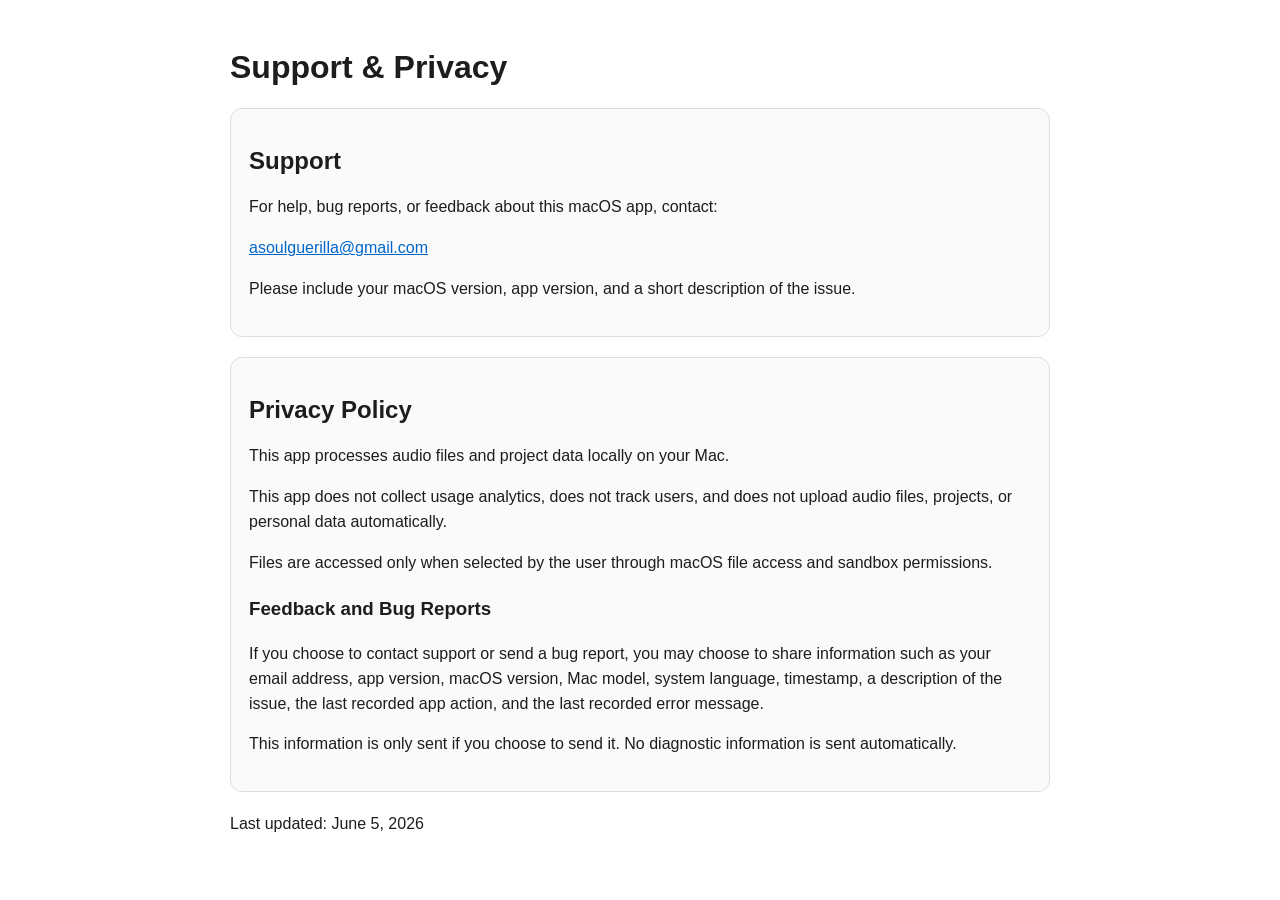
<file: index.html>
<!doctype html>
<html lang="en">
<head>
  <meta charset="utf-8">
  <title>Support & Privacy</title>
  <meta name="viewport" content="width=device-width, initial-scale=1">
  <style>
    body {
      font-family: -apple-system, BlinkMacSystemFont, "Segoe UI", sans-serif;
      max-width: 820px;
      margin: 48px auto;
      padding: 0 20px;
      line-height: 1.55;
      color: #1d1d1f;
      background: #ffffff;
    }
    h1, h2 { line-height: 1.2; }
    .box {
      border: 1px solid #ddd;
      border-radius: 12px;
      padding: 18px;
      margin: 20px 0;
      background: #fafafa;
    }
    a { color: #06c; }
  </style>
</head>
<body>
  <h1>Support & Privacy</h1>

  <div class="box">
    <h2>Support</h2>
    <p>For help, bug reports, or feedback about this macOS app, contact:</p>
    <p><a href="mailto:asoulguerilla@gmail.com">asoulguerilla@gmail.com</a></p>
    <p>Please include your macOS version, app version, and a short description of the issue.</p>
  </div>

  <div class="box">
    <h2>Privacy Policy</h2>
    <p>This app processes audio files and project data locally on your Mac.</p>
    <p>This app does not collect usage analytics, does not track users, and does not upload audio files, projects, or personal data automatically.</p>
    <p>Files are accessed only when selected by the user through macOS file access and sandbox permissions.</p>

    <h3>Feedback and Bug Reports</h3>
    <p>If you choose to contact support or send a bug report, you may choose to share information such as your email address, app version, macOS version, Mac model, system language, timestamp, a description of the issue, the last recorded app action, and the last recorded error message.</p>
    <p>This information is only sent if you choose to send it. No diagnostic information is sent automatically.</p>
  </div>

  <p>Last updated: June 5, 2026</p>
</body>
</html>
</file>
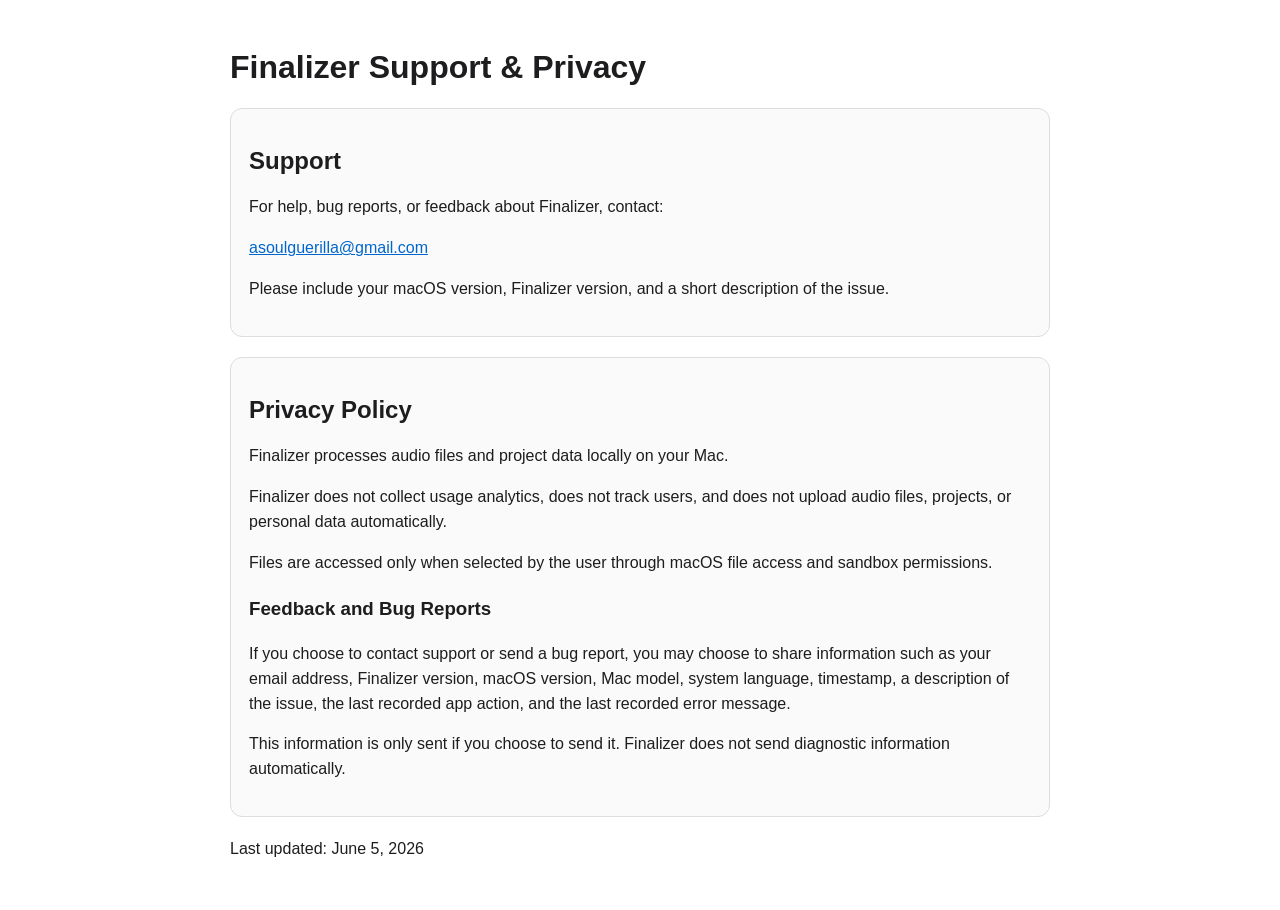
<file: review-support-backup.html>
<!doctype html>
<html lang="en">
<head>
  <meta charset="utf-8">
  <title>Finalizer Support & Privacy</title>
  <meta name="viewport" content="width=device-width, initial-scale=1">
  <style>
    body {
      font-family: -apple-system, BlinkMacSystemFont, "Segoe UI", sans-serif;
      max-width: 820px;
      margin: 48px auto;
      padding: 0 20px;
      line-height: 1.55;
      color: #1d1d1f;
      background: #ffffff;
    }
    h1, h2 { line-height: 1.2; }
    .box {
      border: 1px solid #ddd;
      border-radius: 12px;
      padding: 18px;
      margin: 20px 0;
      background: #fafafa;
    }
    a { color: #06c; }
  </style>
</head>
<body>
  <h1>Finalizer Support & Privacy</h1>

  <div class="box">
    <h2>Support</h2>
    <p>For help, bug reports, or feedback about Finalizer, contact:</p>
    <p><a href="mailto:asoulguerilla@gmail.com">asoulguerilla@gmail.com</a></p>
    <p>Please include your macOS version, Finalizer version, and a short description of the issue.</p>
  </div>

  <div class="box">
    <h2>Privacy Policy</h2>
    <p>Finalizer processes audio files and project data locally on your Mac.</p>
    <p>Finalizer does not collect usage analytics, does not track users, and does not upload audio files, projects, or personal data automatically.</p>
    <p>Files are accessed only when selected by the user through macOS file access and sandbox permissions.</p>

    <h3>Feedback and Bug Reports</h3>
    <p>If you choose to contact support or send a bug report, you may choose to share information such as your email address, Finalizer version, macOS version, Mac model, system language, timestamp, a description of the issue, the last recorded app action, and the last recorded error message.</p>
    <p>This information is only sent if you choose to send it. Finalizer does not send diagnostic information automatically.</p>
  </div>

  <p>Last updated: June 5, 2026</p>
</body>
</html>
</file>
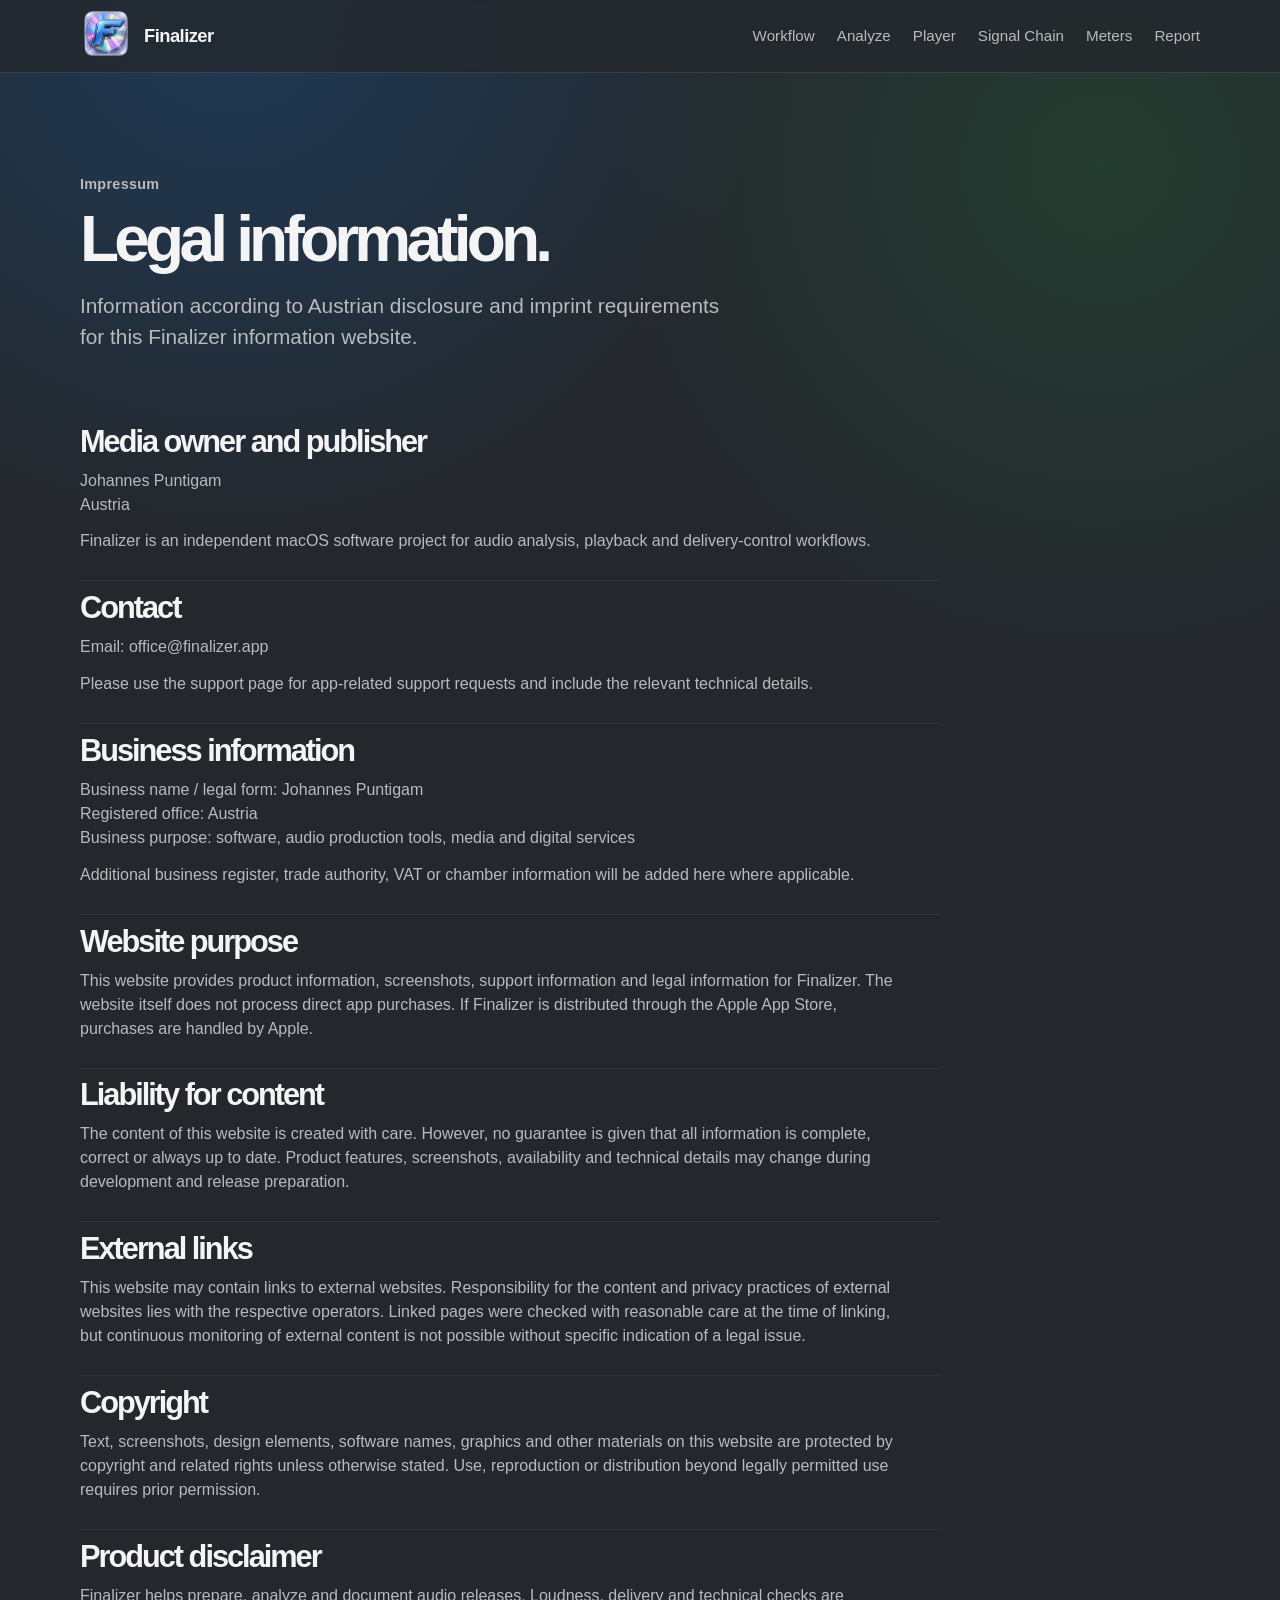
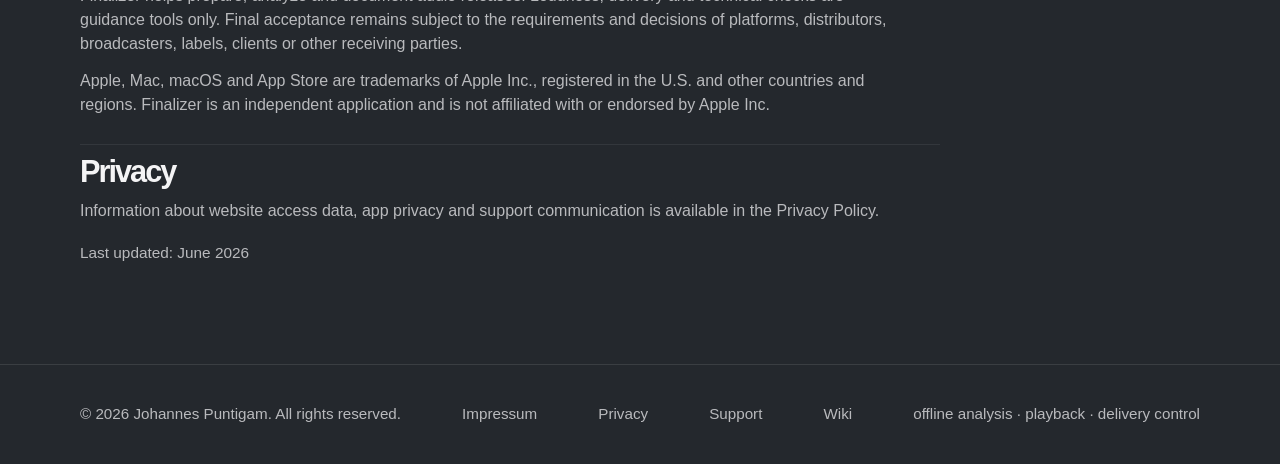
<file: sites/impressum.html>
<!doctype html>
<html lang="en">
<head>
  <meta charset="utf-8" />
  <meta name="viewport" content="width=device-width, initial-scale=1" />
  <title>Impressum · Finalizer</title>
  <meta
    name="description"
    content="Impressum and legal information for the Finalizer website."
  />
  <link rel="icon" type="image/png" sizes="32x32" href="../assets/icon/icon_32x32.png?v=4" />
  <link rel="apple-touch-icon" sizes="180x180" href="../assets/icon/icon_180x180.png?v=4" />
  <link rel="stylesheet" href="../style.css" />
</head>
<body>
  <header class="site-header">
    <div class="wrap nav">
      <a class="brand" href="../index.html" aria-label="Finalizer home">
        <img class="brand-icon" src="../assets/icon/icon_128x128.png" alt="" />
        <span>Finalizer</span>
      </a>

      <nav class="nav-links" aria-label="Main navigation">
        <a href="../index.html#workflow">Workflow</a>
        <a href="../index.html#analysis">Analyze</a>
        <a href="../index.html#player">Player</a>
        <a href="../index.html#masterchain">Signal Chain</a>
        <a href="../index.html#meters">Meters</a>
        <a href="../index.html#report">Report</a>
      </nav>
    </div>
  </header>

  <main>
    <section class="section hero">
      <div class="wrap focus-scene legal-page">
        <div class="section-head">
          <p class="section-label">Impressum</p>
          <h1>Legal information.</h1>
          <p class="lead">
            Information according to Austrian disclosure and imprint requirements for this Finalizer information website.
          </p>
        </div>

        <div class="legal-content">
          <section>
            <h2>Media owner and publisher</h2>
            <p>
              Johannes Puntigam<br />
              Austria
            </p>
            <p>
              Finalizer is an independent macOS software project for audio analysis, playback and delivery-control workflows.
            </p>
          </section>

          <section>
            <h2>Contact</h2>
            <p>
              Email: <a href="mailto:support@finalizer.app">office@finalizer.app</a>
            </p>
            <p>
              Please use the support page for app-related support requests and include the relevant technical details.
            </p>
          </section>

          <section>
            <h2>Business information</h2>
            <p>
              Business name / legal form: Johannes Puntigam<br />
              Registered office: Austria<br />
              Business purpose: software, audio production tools, media and digital services
            </p>
            <p>
              Additional business register, trade authority, VAT or chamber information will be added here where applicable.
            </p>
          </section>

          <section>
            <h2>Website purpose</h2>
            <p>
              This website provides product information, screenshots, support information and legal information for Finalizer. The website itself does not process direct app purchases. If Finalizer is distributed through the Apple App Store, purchases are handled by Apple.
            </p>
          </section>

          <section>
            <h2>Liability for content</h2>
            <p>
              The content of this website is created with care. However, no guarantee is given that all information is complete, correct or always up to date. Product features, screenshots, availability and technical details may change during development and release preparation.
            </p>
          </section>

          <section>
            <h2>External links</h2>
            <p>
              This website may contain links to external websites. Responsibility for the content and privacy practices of external websites lies with the respective operators. Linked pages were checked with reasonable care at the time of linking, but continuous monitoring of external content is not possible without specific indication of a legal issue.
            </p>
          </section>

          <section>
            <h2>Copyright</h2>
            <p>
              Text, screenshots, design elements, software names, graphics and other materials on this website are protected by copyright and related rights unless otherwise stated. Use, reproduction or distribution beyond legally permitted use requires prior permission.
            </p>
          </section>

          <section>
           <h2>Product disclaimer</h2>
                <p>
                Finalizer helps prepare, analyze and document audio releases. Loudness, delivery and technical checks are guidance tools only. Final acceptance remains subject to the requirements and decisions of platforms, distributors, broadcasters, labels, clients or other receiving parties.
                </p>
                <p>
                Apple, Mac, macOS and App Store are trademarks of Apple Inc., registered in the U.S. and other countries and regions. Finalizer is an independent application and is not affiliated with or endorsed by Apple Inc.
                </p>
          </section>

          <section>
            <h2>Privacy</h2>
            <p>
              Information about website access data, app privacy and support communication is available in the <a href="privacy.html">Privacy Policy</a>.
            </p>
            <p class="small-note">Last updated: June 2026</p>
          </section>
        </div>
      </div>
    </section>
  </main>

  <footer class="site-footer">
    <div class="wrap footer-row">
      <span>© 2026 Johannes Puntigam. All rights reserved.</span>
      <span><a href="impressum.html">Impressum</a></span>
      <span><a href="privacy.html">Privacy</a></span>
      <span><a href="support.html">Support</a></span>
      <span><a href="wiki.html">Wiki</a> </span>
      <span> offline analysis · playback · delivery control</span>
    </div>
  </footer>
</body>
</html>
</file>
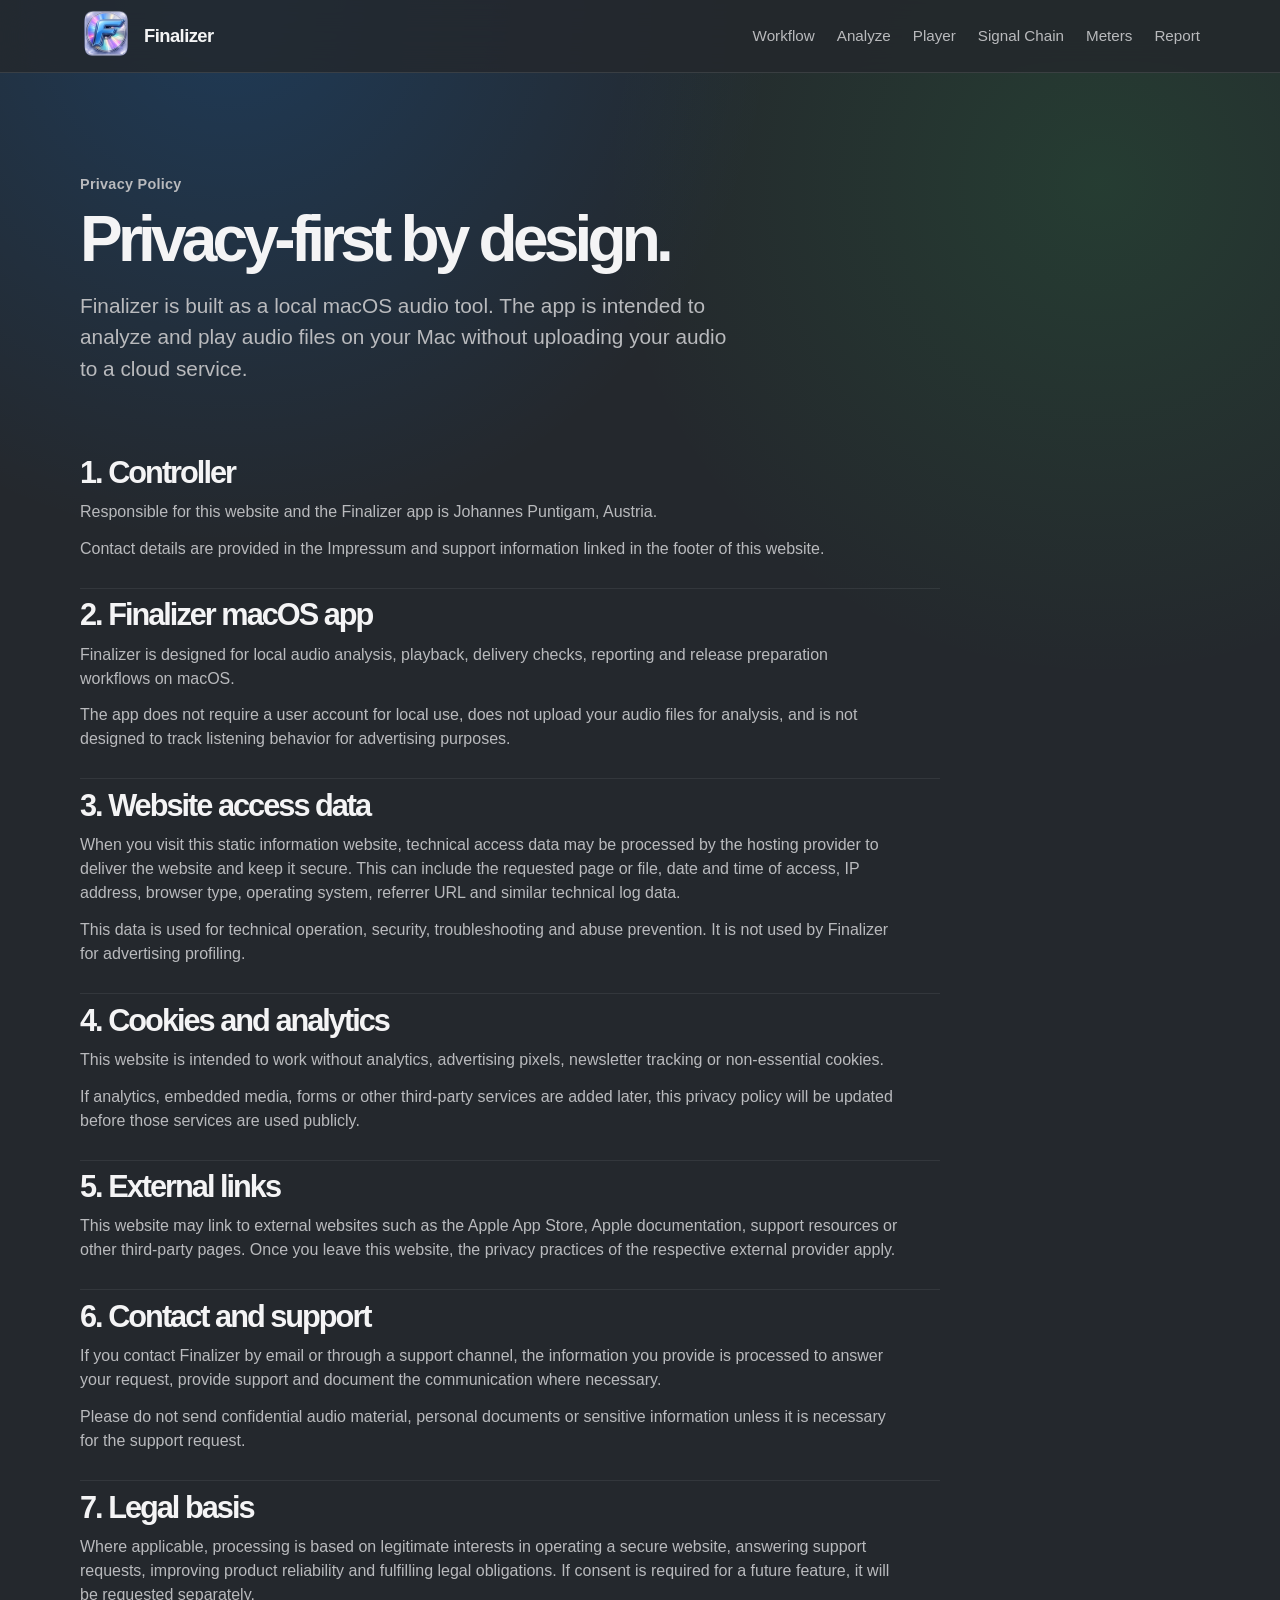
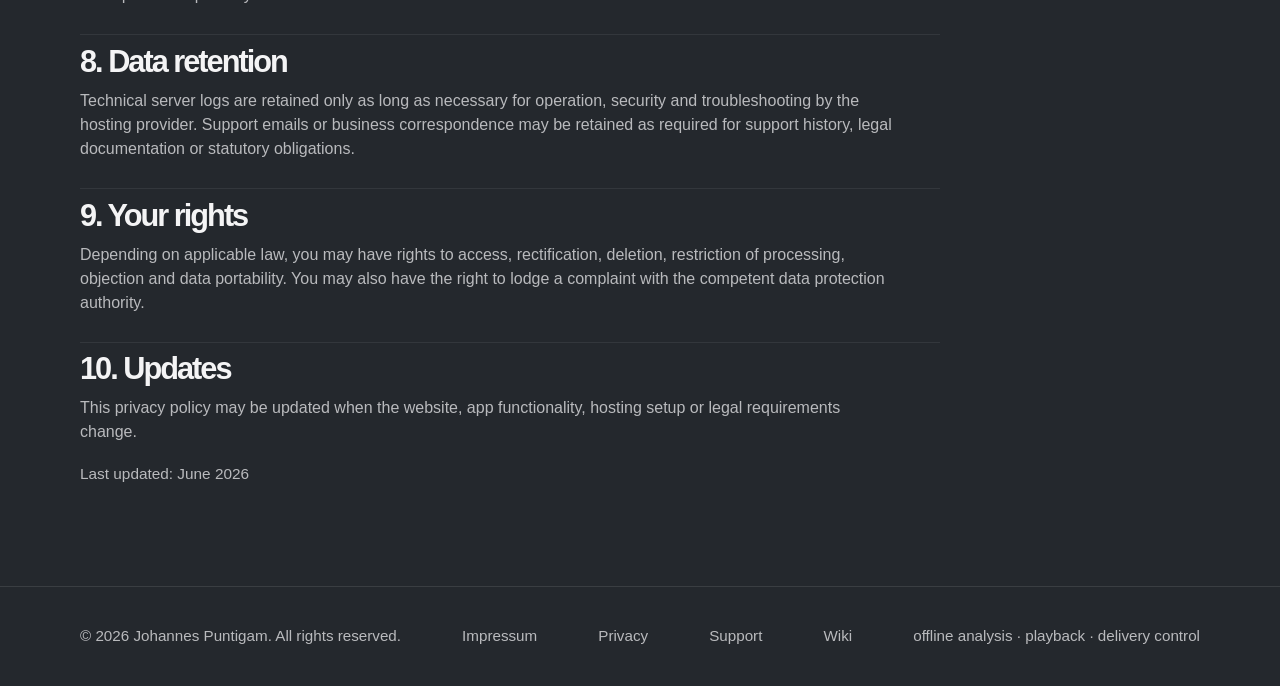
<file: sites/privacy.html>
<!doctype html>
<html lang="en">
<head>
  <meta charset="utf-8" />
  <meta name="viewport" content="width=device-width, initial-scale=1" />
  <title>Privacy Policy · Finalizer</title>
  <meta
    name="description"
    content="Privacy information for the Finalizer website and the Finalizer macOS app."
  />
  <link rel="icon" type="image/png" sizes="32x32" href="../assets/icon/icon_32x32.png?v=4" />
  <link rel="apple-touch-icon" sizes="180x180" href="../assets/icon/icon_180x180.png?v=4" />
  <link rel="stylesheet" href="../style.css" />
</head>
<body>
  <header class="site-header">
    <div class="wrap nav">
      <a class="brand" href="../index.html" aria-label="Finalizer home">
        <img class="brand-icon" src="../assets/icon/icon_128x128.png" alt="" />
        <span>Finalizer</span>
      </a>

      <nav class="nav-links" aria-label="Main navigation">
        <a href="../index.html#workflow">Workflow</a>
        <a href="../index.html#analysis">Analyze</a>
        <a href="../index.html#player">Player</a>
        <a href="../index.html#masterchain">Signal Chain</a>
        <a href="../index.html#meters">Meters</a>
        <a href="../index.html#report">Report</a>
      </nav>
    </div>
  </header>

  <main>
    <section class="section hero">
      <div class="wrap focus-scene legal-page">
        <div class="section-head">
          <p class="section-label">Privacy Policy</p>
          <h1>Privacy-first by design.</h1>
          <p class="lead">
            Finalizer is built as a local macOS audio tool. The app is intended to analyze and play audio files on your Mac without uploading your audio to a cloud service.
          </p>
        </div>

        <div class="legal-content">
          <section>
            <h2>1. Controller</h2>
            <p>
              Responsible for this website and the Finalizer app is Johannes Puntigam, Austria.
            </p>
            <p>
              Contact details are provided in the Impressum and support information linked in the footer of this website.
            </p>
          </section>

          <section>
            <h2>2. Finalizer macOS app</h2>
            <p>
            Finalizer is designed for local audio analysis, playback, delivery checks, reporting and release preparation workflows on macOS.
            </p>
            <p>
              The app does not require a user account for local use, does not upload your audio files for analysis, and is not designed to track listening behavior for advertising purposes.
            </p>
          </section>

          <section>
            <h2>3. Website access data</h2>
            <p>
              When you visit this static information website, technical access data may be processed by the hosting provider to deliver the website and keep it secure. This can include the requested page or file, date and time of access, IP address, browser type, operating system, referrer URL and similar technical log data.
            </p>
            <p>
              This data is used for technical operation, security, troubleshooting and abuse prevention. It is not used by Finalizer for advertising profiling.
            </p>
          </section>

          <section>
            <h2>4. Cookies and analytics</h2>
            <p>
              This website is intended to work without analytics, advertising pixels, newsletter tracking or non-essential cookies.
            </p>
            <p>
              If analytics, embedded media, forms or other third-party services are added later, this privacy policy will be updated before those services are used publicly.
            </p>
          </section>

          <section>
            <h2>5. External links</h2>
            <p>
              This website may link to external websites such as the Apple App Store, Apple documentation, support resources or other third-party pages. Once you leave this website, the privacy practices of the respective external provider apply.
            </p>
          </section>

          <section>
            <h2>6. Contact and support</h2>
            <p>
              If you contact Finalizer by email or through a support channel, the information you provide is processed to answer your request, provide support and document the communication where necessary.
            </p>
            <p>
              Please do not send confidential audio material, personal documents or sensitive information unless it is necessary for the support request.
            </p>
          </section>

          <section>
            <h2>7. Legal basis</h2>
            <p>
              Where applicable, processing is based on legitimate interests in operating a secure website, answering support requests, improving product reliability and fulfilling legal obligations. If consent is required for a future feature, it will be requested separately.
            </p>
          </section>

          <section>
            <h2>8. Data retention</h2>
            <p>
              Technical server logs are retained only as long as necessary for operation, security and troubleshooting by the hosting provider. Support emails or business correspondence may be retained as required for support history, legal documentation or statutory obligations.
            </p>
          </section>

          <section>
            <h2>9. Your rights</h2>
            <p>
              Depending on applicable law, you may have rights to access, rectification, deletion, restriction of processing, objection and data portability. You may also have the right to lodge a complaint with the competent data protection authority.
            </p>
          </section>

          <section>
            <h2>10. Updates</h2>
            <p>
              This privacy policy may be updated when the website, app functionality, hosting setup or legal requirements change.
            </p>
            <p class="small-note">Last updated: June 2026</p>
          </section>
        </div>
      </div>
    </section>
  </main>

  <footer class="site-footer">
    <div class="wrap footer-row">
      <span>© 2026 Johannes Puntigam. All rights reserved.</span>
      <span><a href="impressum.html">Impressum</a></span>
      <span><a href="privacy.html">Privacy</a></span>
      <span><a href="support.html">Support</a></span>
      <span><a href="wiki.html">Wiki</a> </span>
      <span>offline analysis · playback · delivery control</span>
    </div>
  </footer>
</body>
</html>
</file>
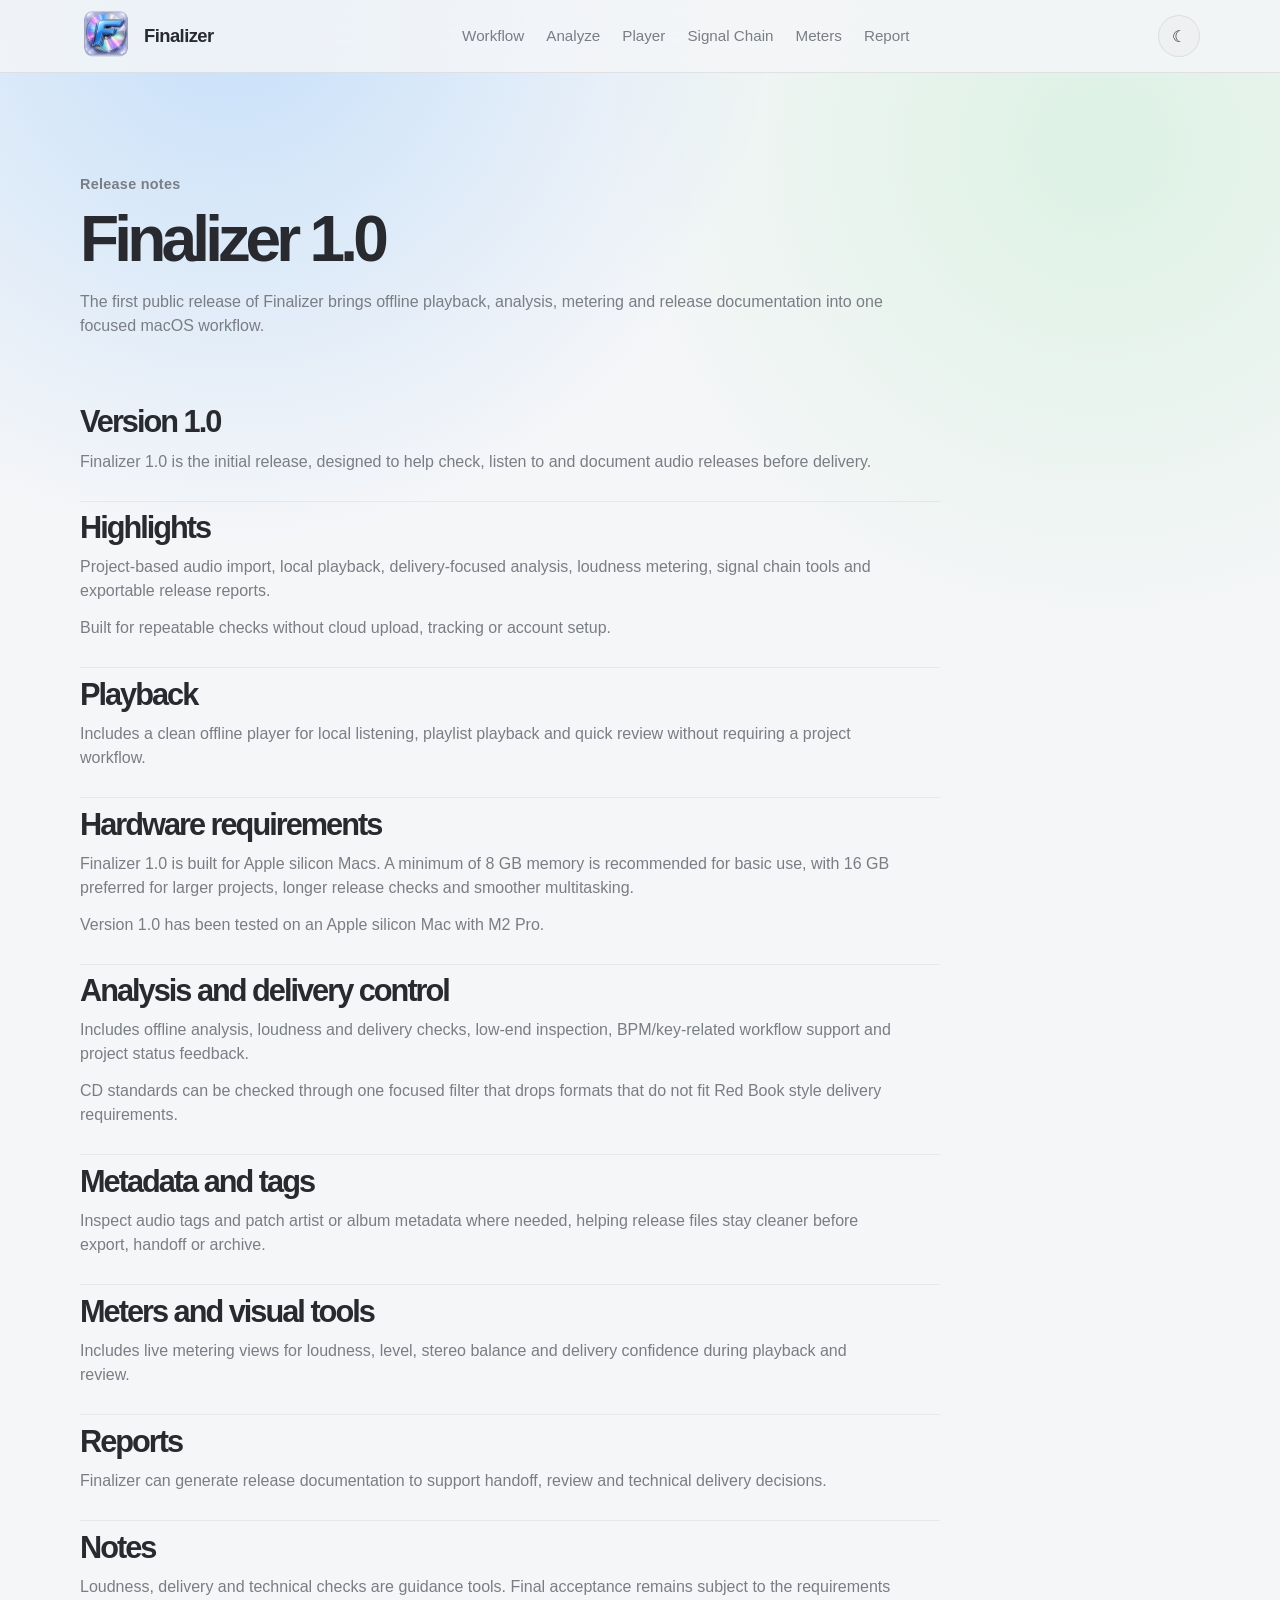
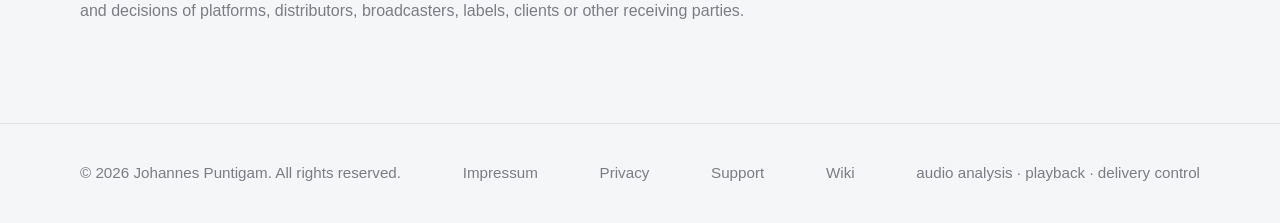
<file: sites/releasenotes.html>
<!doctype html>
<html lang="en">
<head>
  <meta charset="utf-8" />
  <meta name="viewport" content="width=device-width, initial-scale=1" />
  <title>Release Notes · Finalizer</title>
  <meta name="description" content="Release notes for Finalizer, a macOS audio playback, analysis and delivery control app." />
  <link rel="icon" type="image/png" sizes="32x32" href="../assets/icon/icon_32x32.png?v=4" />
  <link rel="apple-touch-icon" sizes="180x180" href="../assets/icon/icon_180x180.png?v=4" />
  <link rel="stylesheet" href="../style.css" />
</head>
<body>
  <header class="site-header" id="top">
    <nav class="nav wrap" aria-label="Main navigation">
      <a class="brand" href="../index.html#top" aria-label="Finalizer home">
        <img class="brand-icon" src="../assets/icon/finalizer.png" alt="" aria-hidden="true" />
        <span>Finalizer</span>
      </a>
      <div class="nav-links">
        <a href="../index.html#workflow">Workflow</a>
        <a href="../index.html#analyze">Analyze</a>
        <a href="../index.html#player">Player</a>
        <a href="../index.html#master-chain">Signal Chain</a>
        <a href="../index.html#meters">Meters</a>
        <a href="../index.html#report">Report</a>
      </div>
      <button class="theme-toggle" type="button" aria-label="Toggle dark and light appearance">☾</button>
    </nav>
  </header>

  <main>
    <section class="section hero">
      <div class="wrap focus-scene legal-page">
        <div class="section-head">
          <p class="section-label">Release notes</p>
          <h1>Finalizer 1.0</h1>
          <p>
            The first public release of Finalizer brings offline playback, analysis,
            metering and release documentation into one focused macOS workflow.
          </p>
        </div>

        <div class="legal-content">
          <section>
            <h2>Version 1.0</h2>
            <p>
              Finalizer 1.0 is the initial release, designed to help check, listen to
              and document audio releases before delivery.
            </p>
          </section>

          <section>
            <h2>Highlights</h2>
            <p>
              Project-based audio import, local playback, delivery-focused analysis,
              loudness metering, signal chain tools and exportable release reports.
            </p>
            <p>
              Built for repeatable checks without cloud upload, tracking or account setup.
            </p>
          </section>

          <section>
            <h2>Playback</h2>
            <p>
              Includes a clean offline player for local listening, playlist playback and
              quick review without requiring a project workflow.
            </p>
          </section>

          <section>
            <h2>Hardware requirements</h2>
            <p>
              Finalizer 1.0 is built for Apple silicon Macs. A minimum of 8 GB memory is
              recommended for basic use, with 16 GB preferred for larger projects, longer
              release checks and smoother multitasking.
            </p>
            <p>
              Version 1.0 has been tested on an Apple silicon Mac with M2 Pro.
            </p>
          </section>

          <section>
            <h2>Analysis and delivery control</h2>
            <p>
              Includes offline analysis, loudness and delivery checks, low-end inspection,
              BPM/key-related workflow support and project status feedback.
            </p>
            <p>
              CD standards can be checked through one focused filter that drops formats
              that do not fit Red Book style delivery requirements.
            </p>
          </section>

          <section>
            <h2>Metadata and tags</h2>
            <p>
              Inspect audio tags and patch artist or album metadata where needed, helping
              release files stay cleaner before export, handoff or archive.
            </p>
          </section>

          <section>
            <h2>Meters and visual tools</h2>
            <p>
              Includes live metering views for loudness, level, stereo balance and delivery
              confidence during playback and review.
            </p>
          </section>

          <section>
            <h2>Reports</h2>
            <p>
              Finalizer can generate release documentation to support handoff, review and
              technical delivery decisions.
            </p>
          </section>

          <section>
            <h2>Notes</h2>
            <p>
              Loudness, delivery and technical checks are guidance tools. Final acceptance
              remains subject to the requirements and decisions of platforms, distributors,
              broadcasters, labels, clients or other receiving parties.
            </p>
          </section>
        </div>
      </div>
    </section>
  </main>

  <footer class="site-footer">
    <div class="wrap footer-row">
      <span>© 2026 Johannes Puntigam. All rights reserved.</span>
      <span><a href="impressum.html">Impressum</a></span>
      <span><a href="privacy.html">Privacy</a></span>
      <span><a href="support.html">Support</a></span>
      <span><a href="wiki.html">Wiki</a> </span>
      <span>audio analysis · playback · delivery control</span>
    </div>
  </footer>

  <script src="../script.js"></script>
</body>
</html>
</file>
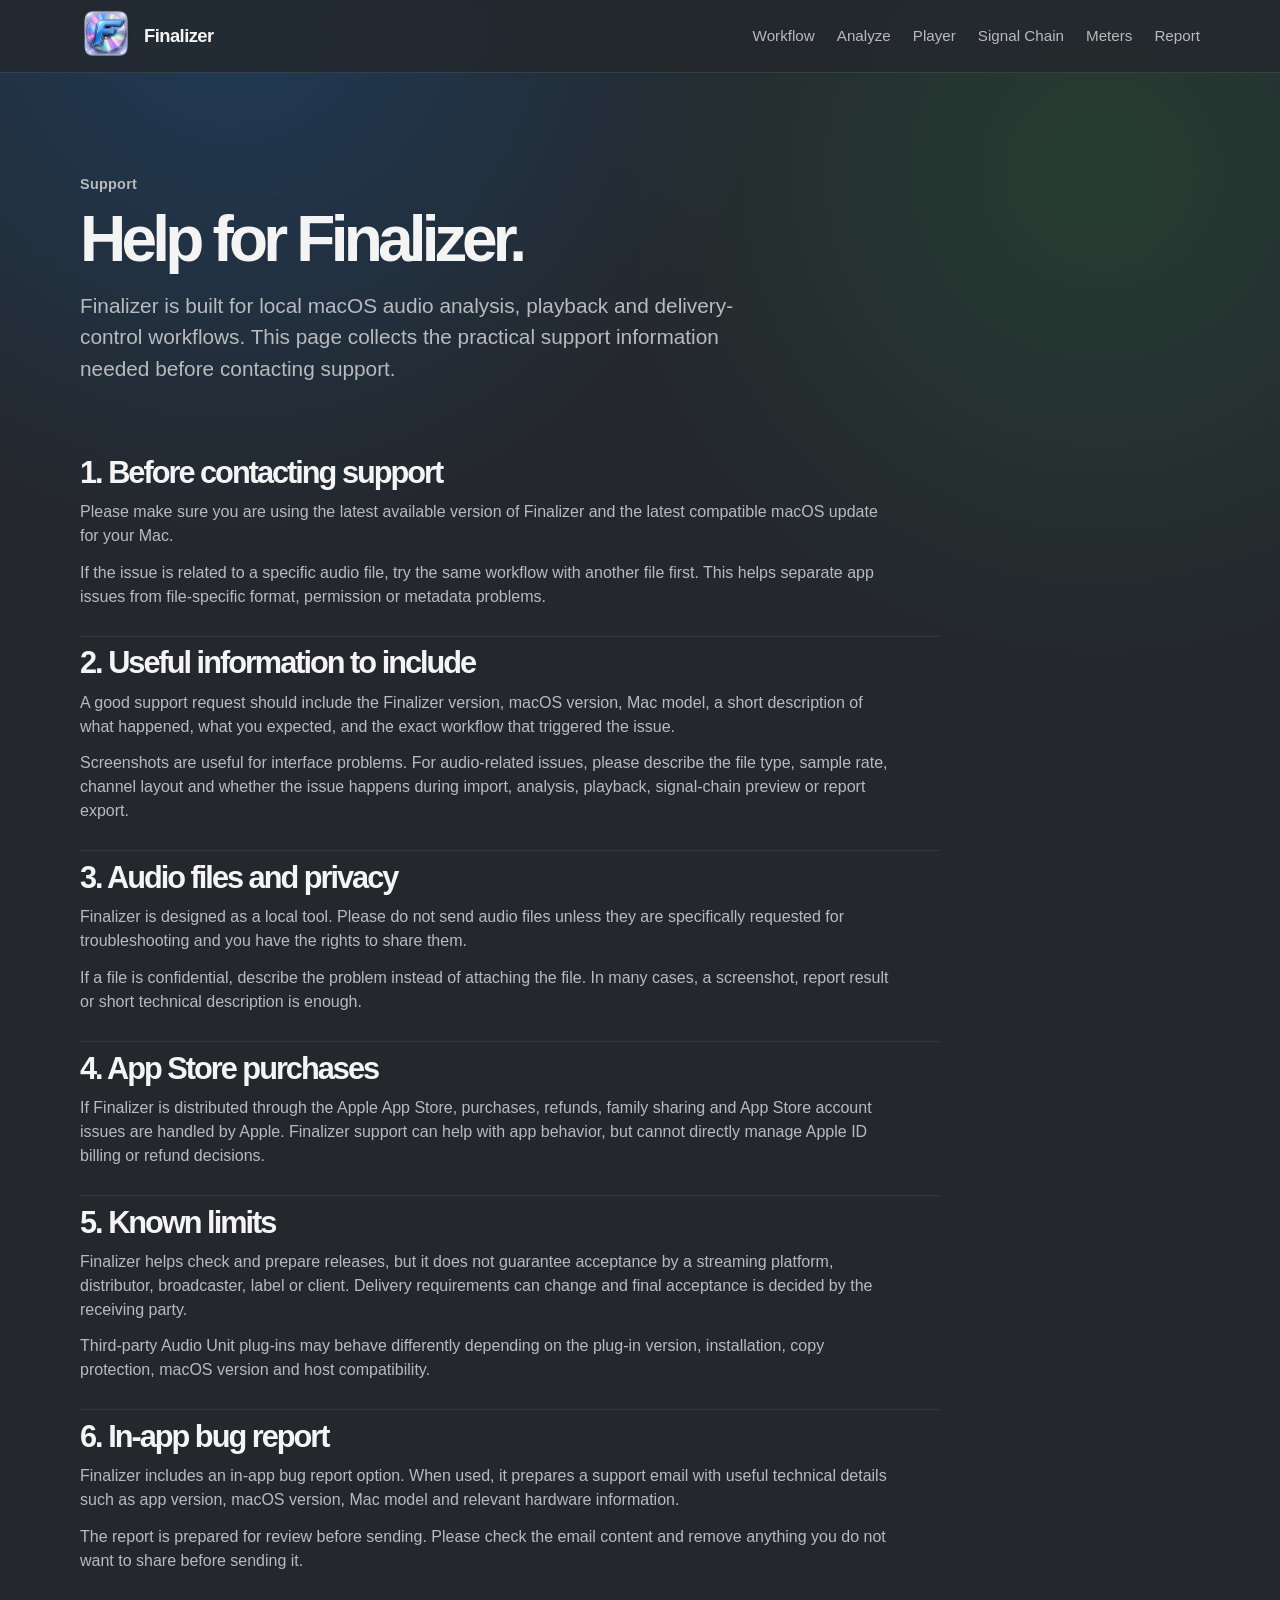
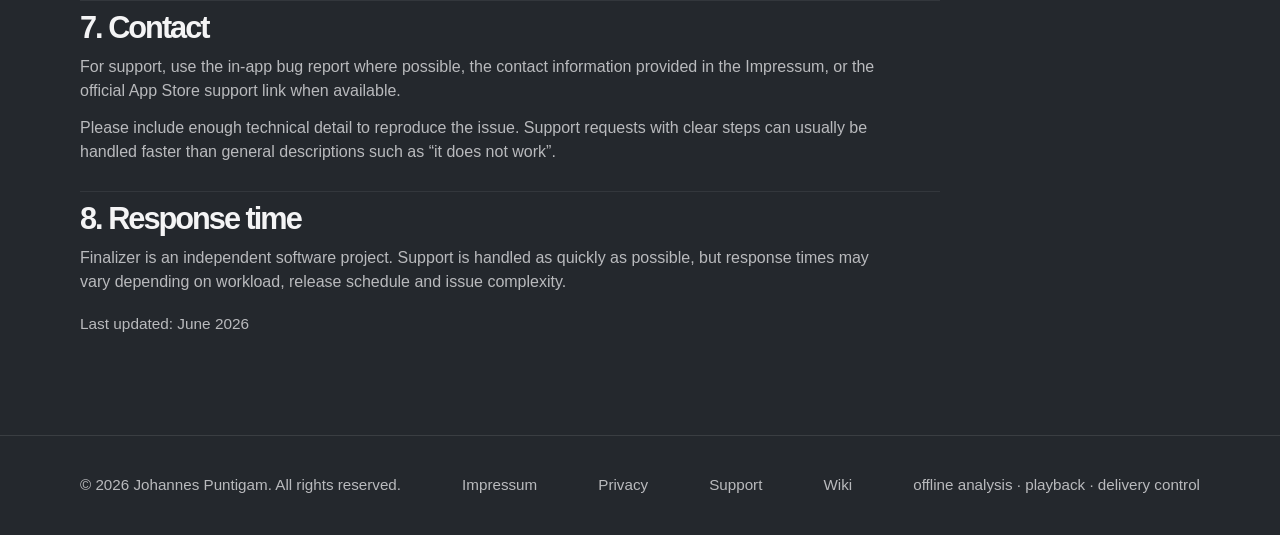
<file: sites/support.html>
<!doctype html>
<html lang="en">
<head>
  <meta charset="utf-8" />
  <meta name="viewport" content="width=device-width, initial-scale=1" />
  <title>Support · Finalizer</title>
  <meta
    name="description"
    content="Support information for Finalizer, a macOS audio analysis, playback and delivery-control app."
  />
  <link rel="icon" type="image/png" sizes="32x32" href="../assets/icon/icon_32x32.png?v=4" />
  <link rel="apple-touch-icon" sizes="180x180" href="../assets/icon/icon_180x180.png?v=4" />
  <link rel="stylesheet" href="../style.css" />
</head>
<body>
  <header class="site-header">
    <div class="wrap nav">
      <a class="brand" href="../index.html" aria-label="Finalizer home">
        <img class="brand-icon" src="../assets/icon/icon_128x128.png" alt="" />
        <span>Finalizer</span>
      </a>

      <nav class="nav-links" aria-label="Main navigation">
        <a href="../index.html#workflow">Workflow</a>
        <a href="../index.html#analysis">Analyze</a>
        <a href="../index.html#player">Player</a>
        <a href="../index.html#masterchain">Signal Chain</a>
        <a href="../index.html#meters">Meters</a>
        <a href="../index.html#report">Report</a>
      </nav>
    </div>
  </header>

  <main>
    <section class="section hero">
      <div class="wrap focus-scene legal-page">
        <div class="section-head">
          <p class="section-label">Support</p>
          <h1>Help for Finalizer.</h1>
          <p class="lead">
            Finalizer is built for local macOS audio analysis, playback and delivery-control workflows. This page collects the practical support information needed before contacting support.
          </p>
        </div>

        <div class="legal-content">
          <section>
            <h2>1. Before contacting support</h2>
            <p>
              Please make sure you are using the latest available version of Finalizer and the latest compatible macOS update for your Mac.
            </p>
            <p>
              If the issue is related to a specific audio file, try the same workflow with another file first. This helps separate app issues from file-specific format, permission or metadata problems.
            </p>
          </section>

          <section>
            <h2>2. Useful information to include</h2>
            <p>
              A good support request should include the Finalizer version, macOS version, Mac model, a short description of what happened, what you expected, and the exact workflow that triggered the issue.
            </p>
            <p>
              Screenshots are useful for interface problems. For audio-related issues, please describe the file type, sample rate, channel layout and whether the issue happens during import, analysis, playback, signal-chain preview or report export.
            </p>
          </section>

          <section>
            <h2>3. Audio files and privacy</h2>
            <p>
              Finalizer is designed as a local tool. Please do not send audio files unless they are specifically requested for troubleshooting and you have the rights to share them.
            </p>
            <p>
              If a file is confidential, describe the problem instead of attaching the file. In many cases, a screenshot, report result or short technical description is enough.
            </p>
          </section>

          <section>
            <h2>4. App Store purchases</h2>
            <p>
              If Finalizer is distributed through the Apple App Store, purchases, refunds, family sharing and App Store account issues are handled by Apple. Finalizer support can help with app behavior, but cannot directly manage Apple ID billing or refund decisions.
            </p>
          </section>

          <section>
            <h2>5. Known limits</h2>
            <p>
              Finalizer helps check and prepare releases, but it does not guarantee acceptance by a streaming platform, distributor, broadcaster, label or client. Delivery requirements can change and final acceptance is decided by the receiving party.
            </p>
            <p>
              Third-party Audio Unit plug-ins may behave differently depending on the plug-in version, installation, copy protection, macOS version and host compatibility.
            </p>
          </section>

          <section>
            <h2>6. In-app bug report</h2>
            <p>
              Finalizer includes an in-app bug report option. When used, it prepares a support email with useful technical details such as app version, macOS version, Mac model and relevant hardware information.
            </p>
            <p>
              The report is prepared for review before sending. Please check the email content and remove anything you do not want to share before sending it.
            </p>
          </section>

          <section>
            <h2>7. Contact</h2>
            <p>
              For support, use the in-app bug report where possible, the contact information provided in the Impressum, or the official App Store support link when available.
            </p>
            <p>
              Please include enough technical detail to reproduce the issue. Support requests with clear steps can usually be handled faster than general descriptions such as “it does not work”.
            </p>
          </section>

          <section>
            <h2>8. Response time</h2>
            <p>
              Finalizer is an independent software project. Support is handled as quickly as possible, but response times may vary depending on workload, release schedule and issue complexity.
            </p>
            <p class="small-note">Last updated: June 2026</p>
          </section>
        </div>
      </div>
    </section>
  </main>

  <footer class="site-footer">
    <div class="wrap footer-row">
      <span>© 2026 Johannes Puntigam. All rights reserved.</span>
      <span><a href="impressum.html">Impressum</a></span>
      <span><a href="privacy.html">Privacy</a></span>
      <span><a href="support.html">Support</a></span>
      <span><a href="wiki.html">Wiki</a> </span>
      <span>offline analysis · playback · delivery control</span>
    </div>
  </footer>
</body>
</html>
</file>
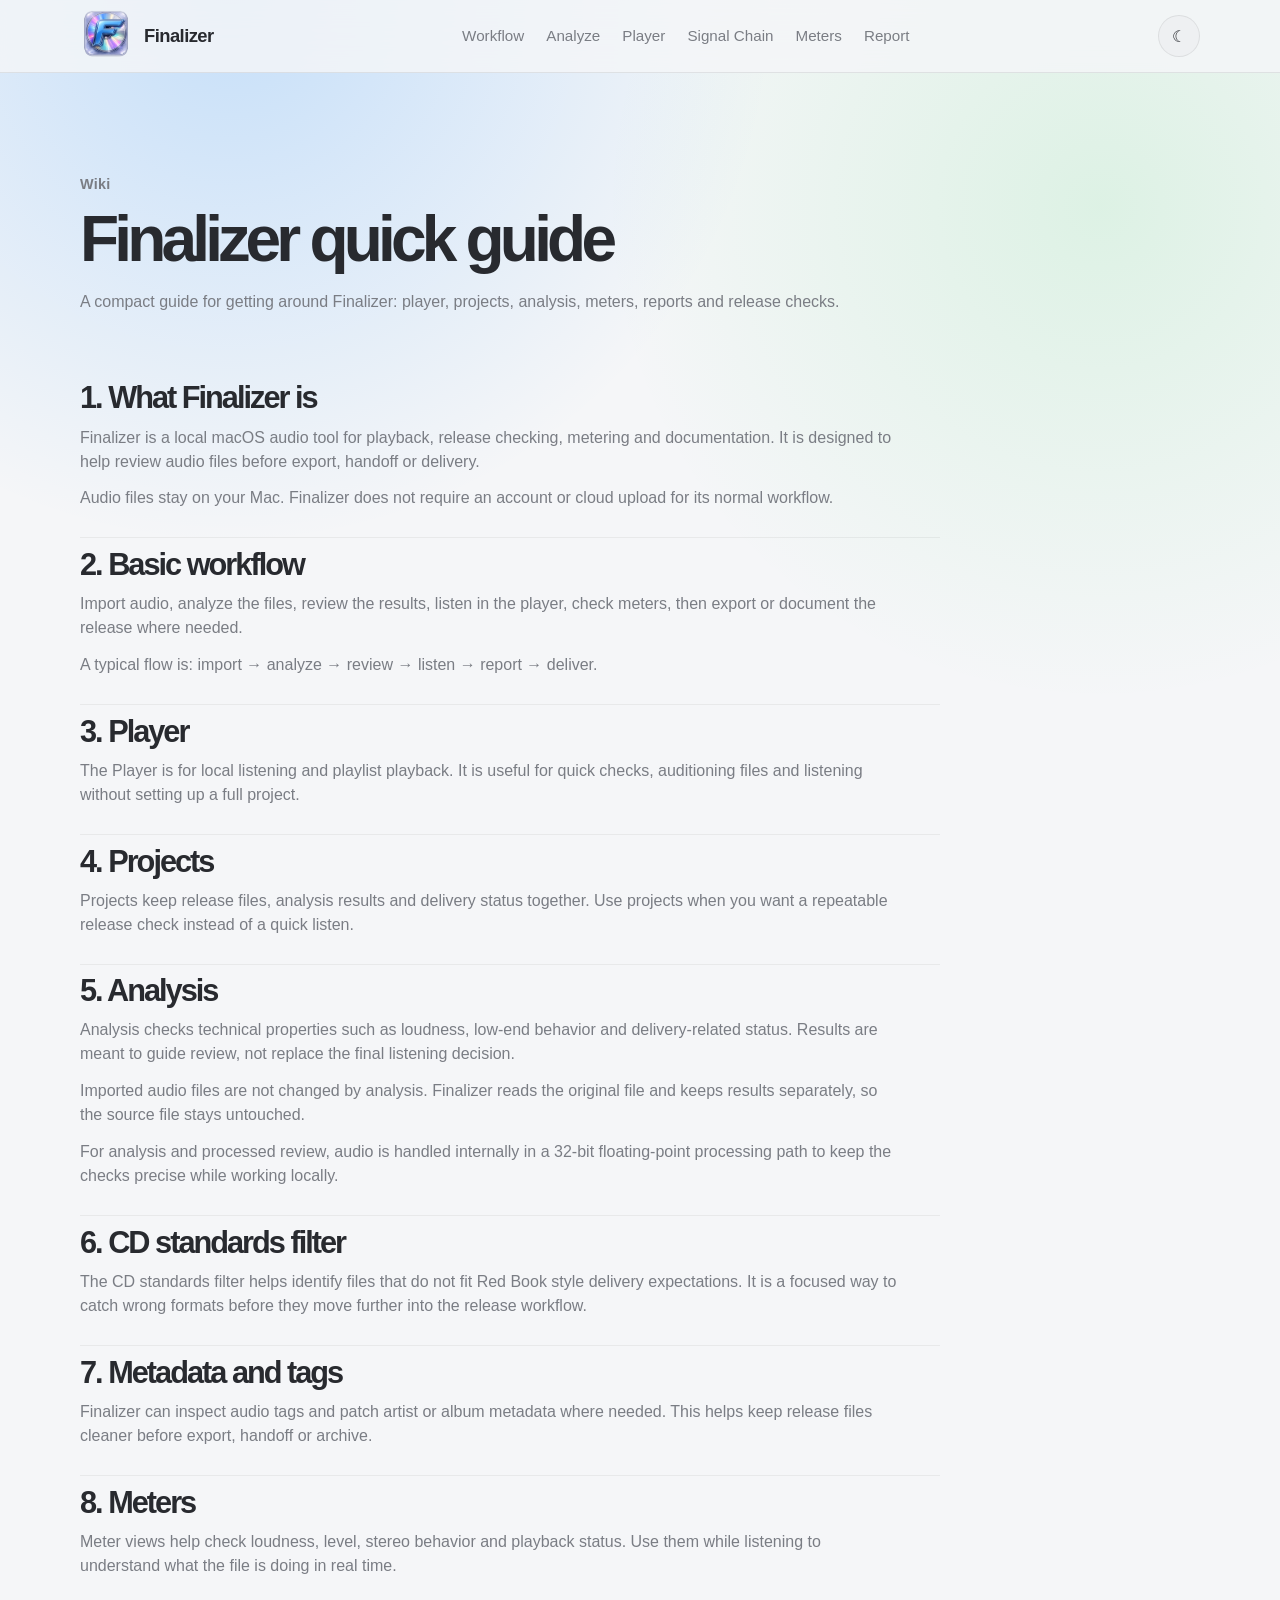
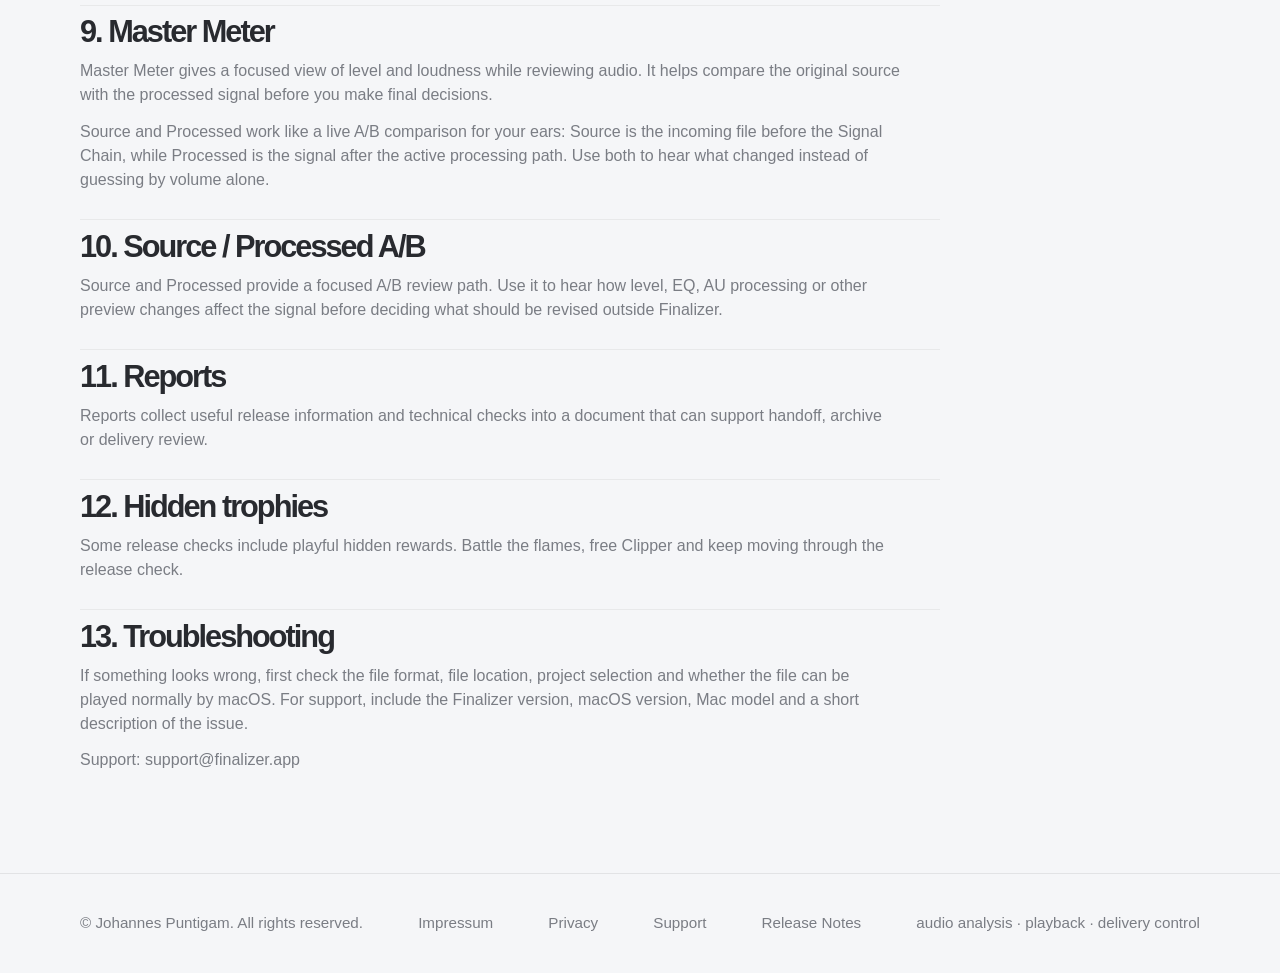
<file: sites/wiki.html>
<!doctype html>
<html lang="en">
<head>
  <meta charset="utf-8" />
  <meta name="viewport" content="width=device-width, initial-scale=1" />
  <title>Wiki · Finalizer</title>
  <meta name="description" content="Finalizer wiki and quick guide for playback, projects, analysis, meters, reports and release checks." />
  <link rel="icon" type="image/png" sizes="32x32" href="../assets/icon/icon_32x32.png?v=4" />
  <link rel="apple-touch-icon" sizes="180x180" href="../assets/icon/icon_180x180.png?v=4" />
  <link rel="stylesheet" href="../style.css" />
</head>
<body>
  <header class="site-header" id="top">
    <nav class="nav wrap" aria-label="Main navigation">
      <a class="brand" href="../index.html#top" aria-label="Finalizer home">
        <img class="brand-icon" src="../assets/icon/finalizer.png" alt="" aria-hidden="true" />
        <span>Finalizer</span>
      </a>
      <div class="nav-links">
        <a href="../index.html#workflow">Workflow</a>
        <a href="../index.html#analyze">Analyze</a>
        <a href="../index.html#player">Player</a>
        <a href="../index.html#master-chain">Signal Chain</a>
        <a href="../index.html#meters">Meters</a>
        <a href="../index.html#report">Report</a>
      </div>
      <button class="theme-toggle" type="button" aria-label="Toggle dark and light appearance">☾</button>
    </nav>
  </header>

  <main>
    <section class="section hero">
      <div class="wrap focus-scene legal-page">
        <div class="section-head">
          <p class="section-label">Wiki</p>
          <h1>Finalizer quick guide</h1>
          <p>
            A compact guide for getting around Finalizer: player, projects, analysis,
            meters, reports and release checks.
          </p>
        </div>

        <div class="legal-content">
          <section>
            <h2>1. What Finalizer is</h2>
            <p>
              Finalizer is a local macOS audio tool for playback, release checking,
              metering and documentation. It is designed to help review audio files before
              export, handoff or delivery.
            </p>
            <p>
              Audio files stay on your Mac. Finalizer does not require an account or cloud
              upload for its normal workflow.
            </p>
          </section>

          <section>
            <h2>2. Basic workflow</h2>
            <p>
              Import audio, analyze the files, review the results, listen in the player,
              check meters, then export or document the release where needed.
            </p>
            <p>
              A typical flow is: import → analyze → review → listen → report → deliver.
            </p>
          </section>

          <section>
            <h2>3. Player</h2>
            <p>
              The Player is for local listening and playlist playback. It is useful for
              quick checks, auditioning files and listening without setting up a full project.
            </p>
          </section>

          <section>
            <h2>4. Projects</h2>
            <p>
              Projects keep release files, analysis results and delivery status together.
              Use projects when you want a repeatable release check instead of a quick listen.
            </p>
          </section>

          <section>
            <h2>5. Analysis</h2>
            <p>
              Analysis checks technical properties such as loudness, low-end behavior and
              delivery-related status. Results are meant to guide review, not replace the
              final listening decision.
            </p>
            <p>
              Imported audio files are not changed by analysis. Finalizer reads the original
              file and keeps results separately, so the source file stays untouched.
            </p>
            <p>
              For analysis and processed review, audio is handled internally in a 32-bit
              floating-point processing path to keep the checks precise while working locally.
            </p>
          </section>

          <section>
            <h2>6. CD standards filter</h2>
            <p>
              The CD standards filter helps identify files that do not fit Red Book style
              delivery expectations. It is a focused way to catch wrong formats before they
              move further into the release workflow.
            </p>
          </section>

          <section>
            <h2>7. Metadata and tags</h2>
            <p>
              Finalizer can inspect audio tags and patch artist or album metadata where
              needed. This helps keep release files cleaner before export, handoff or archive.
            </p>
          </section>

          <section>
            <h2>8. Meters</h2>
            <p>
              Meter views help check loudness, level, stereo behavior and playback status.
              Use them while listening to understand what the file is doing in real time.
            </p>
          </section>

          <section>
            <h2>9. Master Meter</h2>
            <p>
              Master Meter gives a focused view of level and loudness while reviewing audio.
              It helps compare the original source with the processed signal before you make
              final decisions.
            </p>
            <p>
              Source and Processed work like a live A/B comparison for your ears: Source is
              the incoming file before the Signal Chain, while Processed is the signal after
              the active processing path. Use both to hear what changed instead of guessing
              by volume alone.
            </p>
          </section>

          <section>
            <h2>10. Source / Processed A/B</h2>
            <p>
              Source and Processed provide a focused A/B review path. Use it to hear how
              level, EQ, AU processing or other preview changes affect the signal before
              deciding what should be revised outside Finalizer.
            </p>
          </section>

          <section>
            <h2>11. Reports</h2>
            <p>
              Reports collect useful release information and technical checks into a document
              that can support handoff, archive or delivery review.
            </p>
          </section>

          <section>
            <h2>12. Hidden trophies</h2>
            <p>
              Some release checks include playful hidden rewards. Battle the flames, free
              Clipper and keep moving through the release check.
            </p>
          </section>

          <section>
            <h2>13. Troubleshooting</h2>
            <p>
              If something looks wrong, first check the file format, file location, project
              selection and whether the file can be played normally by macOS. For support,
              include the Finalizer version, macOS version, Mac model and a short description
              of the issue.
            </p>
            <p>
              Support: <a href="mailto:support@finalizer.app">support@finalizer.app</a>
            </p>
          </section>
        </div>
      </div>
    </section>
  </main>

  <footer class="site-footer">
    <div class="wrap footer-row">
      <span>© Johannes Puntigam. All rights reserved.</span>
      <span><a href="impressum.html">Impressum</a></span>
      <span><a href="privacy.html">Privacy</a></span>
      <span><a href="support.html">Support</a></span>
      <span><a href="releasenotes.html">Release Notes</a> </span>
      <span>audio analysis · playback · delivery control</span>
    </div>
  </footer>

  <script src="../script.js"></script>
</body>
</html>
</file>
<file: style.css>
/* Cleaned-up CSS */
:root {
  --bg: #24282d;
  --bg-soft: #2b2f34;
  --card: #343638;
  --card-soft: #3f3f40;
  --pill: #4a4a4b;
  --text: #f4f4f5;
  --muted: #b9babd;
  --line: rgba(255, 255, 255, 0.10);

  --blue: #0a84ff;
  --green: #30d158;
  --orange: #ff8a22;

  --shadow: 0 20px 56px rgba(0, 0, 0, 0.26);
  --radius: 22px;
  --radius-small: 14px;
  --max: 1120px;
  --nav-height: 72px;
  --scene-pad: clamp(34px, 5.2svh, 62px);
  --scene-gap: clamp(28px, 4vw, 54px);
  --sheet-height: calc(100svh - var(--nav-height) - (var(--scene-pad) * 2));
  --copy-max: 520px;
  --shot-max: 640px;
}

html[data-theme="light"] {
  --bg: #f5f6f8;
  --bg-soft: #eceef1;
  --card: #ffffff;
  --card-soft: #eef0f2;
  --pill: #e1e3e6;
  --text: #282a2f;
  --muted: #7a7d84;
  --line: rgba(0, 0, 0, 0.08);
  --shadow: 0 18px 48px rgba(20, 24, 30, 0.10);
}

* {
  box-sizing: border-box;
}

html {
  scroll-behavior: smooth;
}

body {
  margin: 0;
  font-family:
    -apple-system,
    BlinkMacSystemFont,
    "SF Pro Display",
    "Segoe UI",
    sans-serif;
  color: var(--text);
  line-height: 1.5;
  background:
    radial-gradient(circle at 18% 0%, rgba(10, 132, 255, 0.20), transparent 34rem),
    radial-gradient(circle at 86% 8%, rgba(48, 209, 88, 0.12), transparent 31rem),
    var(--bg);
}

img {
  display: block;
  max-width: 100%;
}

a {
  color: inherit;
  text-decoration: none;
}

.wrap {
  width: min(var(--max), calc(100% - 40px));
  margin-inline: auto;
}

/* Header */

.site-header {
  position: sticky;
  top: 0;
  z-index: 20;
  border-bottom: 1px solid var(--line);
  background: color-mix(in srgb, var(--bg) 82%, transparent);
  backdrop-filter: blur(22px);
}

.nav {
  min-height: var(--nav-height);
  display: flex;
  align-items: center;
  justify-content: space-between;
  gap: 24px;
}

.brand {
  display: inline-flex;
  align-items: center;
  gap: 12px;
  font-size: 1.15rem;
  font-weight: 800;
  letter-spacing: -0.03em;
}

.brand-icon {
  width: 52px;
  height: 52px;

}

.nav-links {
  display: flex;
  align-items: center;
  gap: 22px;
  color: var(--muted);
  font-size: 0.95rem;
}

.nav-links a:hover {
  color: var(--text);
}

.theme-toggle {
  width: 42px;
  height: 42px;
  border: 1px solid var(--line);
  border-radius: 999px;
  background: var(--card-soft);
  color: var(--text);
  cursor: pointer;
  font-size: 1rem;
}

/* Type */

h1,
h2,
h3,
p,
figure {
  margin-top: 0;
}

h1 {
  margin-bottom: clamp(16px, 2.4svh, 26px);
  font-size: clamp(3.1rem, 6.1vw, 5.9rem);
  line-height: 0.92;
  letter-spacing: -0.075em;
}

h2 {
  margin-bottom: clamp(9px, 1.4svh, 15px);
  font-size: clamp(1.95rem, 3.45vw, 3.35rem);
  line-height: 1;
  letter-spacing: -0.065em;
}

h3 {
  margin-bottom: 8px;
  font-size: 1.1rem;
  letter-spacing: -0.035em;
}

p {
  margin-bottom: 1em;
}

.lead,
.section-head p,
.scene-copy p,
.story-panel p,
.outcome-card p,
.report-outcome p,
.feature-card p,
.price-card p,
.cta-card p {
  color: var(--muted);
}

.lead {
  max-width: 660px;
  font-size: clamp(1.08rem, 1.9vw, 1.3rem);
}

.lead strong {
  color: var(--text);
}

.eyebrow,
.section-label {
  margin: 0 0 clamp(10px, 1.6svh, 16px);
  color: var(--muted);
  font-size: 0.9rem;
  font-weight: 800;
  letter-spacing: 0.02em;
}

.eyebrow {
  display: inline-flex;
  align-items: center;
  gap: 10px;
  padding: 9px 13px;
  border: 1px solid var(--line);
  border-radius: 999px;
  background: color-mix(in srgb, var(--card) 70%, transparent);
}

.status-dot {
  width: 10px;
  height: 10px;
  border-radius: 999px;
  background: var(--green);
  box-shadow: 0 0 18px rgba(48, 209, 88, 0.55);
}

.section-head {
  max-width: 760px;
  margin-bottom: clamp(14px, 2.2svh, 28px);
}

.section-head.center {
  margin-inline: auto;
  text-align: center;
}

/* Buttons */

.hero-actions {
  display: flex;
  flex-wrap: wrap;
  gap: 14px;
  margin-top: clamp(20px, 3svh, 32px);
}

.button {
  min-height: 48px;
  display: inline-flex;
  align-items: center;
  justify-content: center;
  padding-inline: 18px;
  border: 1px solid var(--line);
  border-radius: 15px;
  font-weight: 800;
  transition:
    transform 160ms ease,
    background 160ms ease,
    border-color 160ms ease;
}

.button:hover {
  transform: translateY(-1px);
}

.button.primary {
  color: #fff;
  background: var(--blue);
  border-color: color-mix(in srgb, var(--blue) 80%, white);
}

.button.secondary {
  background: var(--card-soft);
}

.small-note {
  margin: clamp(14px, 2svh, 22px) 0 0;
  color: var(--muted);
  font-size: 0.96rem;
}

/* Sheet system */

.section,
.hero {
  padding-block: var(--scene-pad);
}

.scene,
.hero {
  min-height: calc(100svh - var(--nav-height));
  display: flex;
  align-items: center;
  overflow: hidden;
}

.scene > .wrap,
.hero > .wrap {
  min-height: var(--sheet-height);
  max-height: var(--sheet-height);
}

.section.alt {
  border-block: 1px solid var(--line);
  background: color-mix(in srgb, var(--card) 28%, transparent);
}

.hero-grid,
.split-scene {
  min-height: var(--sheet-height);
  display: grid;
  grid-template-columns: minmax(0, 0.9fr) minmax(0, 1.1fr);
  gap: var(--scene-gap);
  align-items: center;
}

.hero-copy,
.scene-copy {
  position: relative;
  z-index: 2;
  max-width: var(--copy-max);
}

.focus-scene,
.carousel-scene,
.outcome-scene,
.pricing-scene,
.paired-story {
  min-height: var(--sheet-height);
  display: grid;
  align-content: center;
  gap: clamp(12px, 1.8svh, 22px);
}

/* Scene reveal */

.scene.scene-reveal > .wrap {
  opacity: 0.38;
  transform: translateY(18px) scale(0.992);
  filter: saturate(0.88);
  transition:
    opacity 620ms cubic-bezier(0.22, 1, 0.36, 1),
    transform 620ms cubic-bezier(0.22, 1, 0.36, 1),
    filter 620ms cubic-bezier(0.22, 1, 0.36, 1);
  will-change: opacity, transform, filter;
}

.scene.scene-reveal.is-visible > .wrap {
  opacity: 1;
  transform: none;
  filter: none;
}

.scene.scene-reveal .scene-copy,
.scene.scene-reveal .section-head,
.scene.scene-reveal .story-panel {
  transition: transform 700ms cubic-bezier(0.22, 1, 0.36, 1);
}

.scene.scene-reveal:not(.is-visible) .scene-copy,
.scene.scene-reveal:not(.is-visible) .section-head,
.scene.scene-reveal:not(.is-visible) .story-panel {
  transform: translateY(8px);
}

.scene.scene-reveal .large-screenshot,
.scene.scene-reveal .hero-screenshot,
.scene.scene-reveal .screenshot-carousel,
.scene.scene-reveal .workflow-showcase,
.scene.scene-reveal .story-shot {
  transition:
    opacity 760ms cubic-bezier(0.22, 1, 0.36, 1),
    transform 760ms cubic-bezier(0.22, 1, 0.36, 1);
  transition-delay: 70ms;
}

.scene.scene-reveal:not(.is-visible) .large-screenshot,
.scene.scene-reveal:not(.is-visible) .hero-screenshot,
.scene.scene-reveal:not(.is-visible) .screenshot-carousel,
.scene.scene-reveal:not(.is-visible) .workflow-showcase,
.scene.scene-reveal:not(.is-visible) .story-shot {
  opacity: 0.78;
  transform: translateY(14px) scale(0.99);
}

/* Hero screenshots */

.hero-visual {
  display: flex;
  justify-content: center;
}

.workflow-showcase {
  width: min(100%, 640px);
  min-height: clamp(300px, 42svh, 430px);
  position: relative;
}

.workflow-shot {
  margin: 0;
  border: 1px solid var(--line);
  background:
    linear-gradient(180deg, rgba(255, 255, 255, 0.08), transparent),
    var(--card);
  box-shadow: var(--shadow);
}

.workflow-shot img {
  width: 100%;
  border: 1px solid var(--line);
  background: var(--bg-soft);
}

.workflow-shot figcaption {
  padding: 10px 8px 2px;
  color: var(--muted);
  font-size: 0.82rem;
  font-weight: 900;
  text-align: center;
}

.project-shot {
  width: 540px;
  padding: 10px;
  border-radius: 26px;
  position: absolute;
  left: 0;
  top: clamp(64px, 10svh, 92px);
  opacity: 0.96;
}

.project-shot img {
  border-radius: 18px;
}

.player-shot {
  width: 270px;
  padding: 10px;
  border-radius: 32px;
  position: absolute;
  right: 0;
  top: 0;
  z-index: 2;
}

.player-shot img {
  border-radius: 24px;
}

/* Cards and rows */

.feature-grid,
.outcome-grid,
.report-outcomes,
.price-grid {
  display: grid;
  gap: clamp(12px, 1.8svh, 18px);
}

.feature-grid,
.outcome-grid {
  grid-template-columns: repeat(3, 1fr);
}

.report-outcomes {
  grid-template-columns: repeat(4, 1fr);
}

.price-grid {
  grid-template-columns: 0.8fr 1.2fr;
}

.feature-card,
.price-card,
.cta-card,
.outcome-card,
.report-outcome {
  padding: clamp(14px, 1.9svh, 22px);
  border: 1px solid color-mix(in srgb, var(--line) 72%, transparent);
  border-radius: var(--radius-small);
  background: color-mix(in srgb, var(--card) 86%, transparent);
  box-shadow: 0 8px 22px rgba(0, 0, 0, 0.055);
}

.outcome-card span,
.report-outcome span,
.scene-step span {
  min-width: 34px;
  height: 34px;
  display: inline-flex;
  align-items: center;
  justify-content: center;
  padding-inline: 9px;
  border-radius: 999px;
  background: color-mix(in srgb, var(--blue) 12%, transparent);
  color: var(--blue);
  font-weight: 900;
  margin-bottom: 10px;
}

.scene-steps {
  display: grid;
  gap: 0;
  margin-top: clamp(14px, 2svh, 24px);
  border-top: 1px solid color-mix(in srgb, var(--line) 70%, transparent);
}

.scene-step {
  padding: clamp(10px, 1.25svh, 14px) 0;
  display: grid;
  grid-template-columns: 42px 1fr;
  gap: 12px;
  align-items: start;
  border-bottom: 1px solid color-mix(in srgb, var(--line) 70%, transparent);
}

.scene-step h3 {
  margin-bottom: 2px;
  font-size: 1.04rem;
}

.scene-step p {
  margin-bottom: 0;
  font-size: 0.94rem;
  line-height: 1.38;
}

.scene-step span {
  margin-bottom: 0;
  align-self: start;
}

/* Screenshot surfaces */

.inside-image {
  min-height: 230px;
  padding: clamp(8px, 1.2svh, 14px);
  display: flex;
  align-items: center;
  justify-content: center;
  background:
    radial-gradient(circle at 70% 0%, rgba(48, 209, 88, 0.08), transparent 18rem),
    color-mix(in srgb, var(--card-soft) 42%, transparent);
}

.inside-image img {
  width: auto;
  max-height: 420px;
  object-fit: contain;
  border-radius: 16px;
  filter: drop-shadow(0 16px 24px rgba(0, 0, 0, 0.14));
}

.large-screenshot,
.hero-screenshot,
.carousel-shot,
.story-shot {
  margin: 0;
  border: 1px solid color-mix(in srgb, var(--line) 72%, transparent);
  border-radius: var(--radius);
  background: color-mix(in srgb, var(--card) 82%, transparent);
  box-shadow: var(--shadow);
  overflow: hidden;
}

.large-screenshot,
.hero-screenshot {
  width: min(100%, var(--shot-max));
  justify-self: center;
}

.large-screenshot figcaption,
.hero-screenshot figcaption,
.carousel-shot > figcaption,
.story-shot figcaption {
  padding: 8px 14px 10px;
  color: var(--muted);
  font-size: 0.9rem;
}

.hero-screenshot .inside-image {
  min-height: clamp(260px, 38svh, 410px);
}

.hero-screenshot .inside-image img {
  width: min(100%, 820px);
  max-height: min(42svh, 460px);
}

.large-screenshot .inside-image {
  min-height: clamp(220px, 32svh, 350px);
}

.large-screenshot .inside-image img {
  width: min(100%, 720px);
  max-height: min(35svh, 380px);
}

/* Carousel sheets */

.carousel-scene .section-head {
  margin-bottom: 0;
}

.carousel-scene .section-head p {
  max-width: 680px;
  margin-bottom: 0;
}

.screenshot-carousel {
  display: grid;
  gap: clamp(10px, 1.5svh, 16px);
}

.carousel-track {
  position: relative;
  min-height: clamp(300px, 42svh, 460px);
}

.carousel-slide {
  opacity: 0;
  pointer-events: none;
  position: absolute;
  inset: 0;
  transform: translateY(12px) scale(0.985);
  transition:
    opacity 240ms ease,
    transform 240ms ease;
}

.carousel-slide.is-active {
  opacity: 1;
  pointer-events: auto;
  position: relative;
  transform: none;
}

.carousel-shot .inside-image {
  min-height: clamp(230px, 34svh, 360px);
}

.carousel-shot .inside-image img {
  width: min(100%, 660px);
  max-height: min(34svh, 360px);
}
.carousel-shot .inside-image img[src*="playeremb-light"] {
  width: min(100%, 420px);
  max-height: min(30svh, 300px);
}
.carousel-shot > figcaption {
  display: grid;
  gap: 4px;
}

.carousel-shot > figcaption strong {
  color: var(--text);
  font-size: 1.08rem;
}

.screenshot-carousel.compact .carousel-track {
  min-height: clamp(260px, 36svh, 390px);
}

.screenshot-carousel.compact .carousel-shot .inside-image {
  min-height: clamp(210px, 28svh, 300px);
}

.screenshot-carousel.compact .carousel-shot .inside-image img {
  width: min(100%, 520px);
  max-height: min(28svh, 300px);
}

.carousel-dots,
.story-dots {
  display: flex;
  justify-content: center;
  align-items: center;
  gap: 10px;
}

.carousel-dot,
.story-dot {
  width: 9px;
  height: 9px;
  padding: 0;
  border: 0;
  border-radius: 999px;
  background: color-mix(in srgb, var(--muted) 42%, transparent);
  cursor: pointer;
}

.carousel-dot.is-active,
.story-dot.is-active {
  width: 28px;
  background: var(--blue);
}

/* Paired story */

.masterchain-story {
  align-items: stretch;
}

.paired-story {
  padding-block: 0;
}

.story-pair {
  min-height: var(--sheet-height);
  display: none;
  grid-template-columns: 0.92fr 1.08fr;
  gap: clamp(34px, 4vw, 54px);
  align-items: center;
}

.story-pair.is-active {
  display: grid;
}

.story-panel {
  min-height: auto;
  display: flex;
  flex-direction: column;
  justify-content: center;
}

.story-panel p:last-child {
  margin-bottom: 0;
}

.story-shot {
  display: block;
  position: relative;
  top: auto;
  align-self: center;
  opacity: 0;
  transform: translateY(8px) scale(0.985);
  transition:
    opacity 220ms ease,
    transform 220ms ease;
}

.story-pair.is-active .story-shot,
.story-shot.is-active {
  opacity: 1;
  transform: none;
}

.story-shot .inside-image {
  min-height: clamp(260px, 38svh, 390px);
}

.story-shot .inside-image img {
  width: min(100%, 700px);
  max-height: min(40svh, 420px);
}

.story-shot .inside-image-tall img {
  max-height: min(44svh, 460px);
}

.story-dots {
  position: sticky;
  bottom: 24px;
  z-index: 2;
  width: fit-content;
  margin: -34px auto 0;
  padding: 10px 14px;
  border: 1px solid var(--line);
  border-radius: 999px;
  background: color-mix(in srgb, var(--bg) 76%, transparent);
  backdrop-filter: blur(18px);
}

/* Meters */

.meter-pair {
  min-height: clamp(210px, 28svh, 300px);
  display: flex;
  align-items: center;
  justify-content: center;
  position: relative;
  background:
    radial-gradient(circle at 70% 0%, rgba(48, 209, 88, 0.08), transparent 18rem),
    color-mix(in srgb, var(--card-soft) 42%, transparent);
}

.meter-shot {
  margin: 0;
  width: min(190px, 34vw);
  padding: 6px;
  border: 1px solid color-mix(in srgb, var(--line) 72%, transparent);
  border-radius: 20px;
  background:
    linear-gradient(180deg, rgba(255, 255, 255, 0.06), transparent),
    var(--card);
  box-shadow: 0 14px 36px rgba(0, 0, 0, 0.18);
}

.meter-shot img {
  width: 100%;
  border: 1px solid color-mix(in srgb, var(--line) 72%, transparent);
  border-radius: 14px;
  background: var(--bg-soft);
}

.meter-shot figcaption {
  padding: 6px 4px 0;
  color: var(--muted);
  font-size: 0.78rem;
  font-weight: 800;
  text-align: center;
}

.meter-shot-dark {
  transform: translateX(28px) rotate(2deg);
  z-index: 2;
}

.meter-shot-light {
  position: absolute;
  transform: translateX(-108px) translateY(18px) rotate(-3deg);
  z-index: 1;
  opacity: 0.92;
}

/* Pricing / CTA / footer */

.price-card.featured {
  border-color: color-mix(in srgb, var(--blue) 55%, var(--line));
}

.badge {
  display: inline-flex;
  margin-bottom: 18px;
  padding: 7px 11px;
  border-radius: 999px;
  background: color-mix(in srgb, var(--green) 18%, transparent);
  color: var(--green);
  font-size: 0.86rem;
  font-weight: 900;
}

.price {
  margin: 8px 0 12px !important;
  color: var(--text) !important;
  font-size: clamp(2.8rem, 5vw, 3.4rem);
  line-height: 1;
  font-weight: 900;
  letter-spacing: -0.075em;
}

.final-cta {
  margin-top: 12px;
}

.site-footer {
  padding: 38px 0;
  border-top: 1px solid var(--line);
  color: var(--muted);
  font-size: 0.95rem;
}

.footer-row {
  display: flex;
  justify-content: space-between;
  gap: 18px;
  flex-wrap: wrap;
}

/* Screenshot lightbox */

.screenshot-lightbox-trigger {
  cursor: zoom-in;
}

.screenshot-lightbox-trigger:focus-visible {
  outline: 3px solid #0a84ff;
  outline-offset: 4px;
}
/* Legal / document pages */

.hero:has(.legal-page),
.scene:has(.legal-page) {
  min-height: auto;
  overflow: visible;
}

.hero > .wrap.legal-page,
.scene > .wrap.legal-page,
.legal-page {
  min-height: auto;
  max-height: none;
  align-content: start;
  padding-block: clamp(38px, 6svh, 72px);
}

.legal-page .section-head {
  max-width: 840px;
  margin-bottom: clamp(24px, 4svh, 42px);
}

.legal-page h1 {
  font-size: clamp(2.7rem, 5vw, 4.9rem);
}

.legal-content {
  width: min(100%, 860px);
  display: grid;
  gap: clamp(22px, 3svh, 34px);
}

.legal-content section {
  padding-top: clamp(8px, 1.2svh, 14px);
  border-top: 1px solid color-mix(in srgb, var(--line) 70%, transparent);
}

.legal-content section:first-child {
  border-top: 0;
  padding-top: 0;
}

.legal-content h2 {
  margin-bottom: clamp(8px, 1.2svh, 12px);
  font-size: clamp(1.45rem, 2.4vw, 2.2rem);
  line-height: 1.05;
}

.legal-content p {
  max-width: 820px;
  margin-bottom: 0.8em;
  color: var(--muted);
}

.legal-content p:last-child {
  margin-bottom: 0;
}
.screenshot-lightbox {
  width: min(96vw, 1280px);
  max-width: 1280px;
  padding: 0;
  border: 0;
  border-radius: 28px;
  background: transparent;
  color: inherit;
}

.screenshot-lightbox::backdrop {
  background: rgba(0, 0, 0, 0.72);
  backdrop-filter: blur(18px);
}

.screenshot-lightbox-inner {
  overflow: hidden;
  border: 1px solid rgba(255, 255, 255, 0.14);
  border-radius: 28px;
  background: color-mix(in srgb, var(--card) 96%, black);
  box-shadow: 0 32px 120px rgba(0, 0, 0, 0.55);
}

.screenshot-lightbox-bar {
  display: flex;
  align-items: center;
  justify-content: space-between;
  gap: 16px;
  padding: 14px 16px;
  border-bottom: 1px solid var(--line);
}

.screenshot-lightbox-title {
  color: var(--text);
  font-size: 0.95rem;
  font-weight: 800;
}

.screenshot-lightbox-close {
  width: 38px;
  height: 38px;
  border: 1px solid var(--line);
  border-radius: 999px;
  background: var(--card-soft);
  color: var(--text);
  cursor: pointer;
  font: inherit;
  font-size: 1.2rem;
  line-height: 1;
}

.screenshot-lightbox-figure {
  margin: 0;
  padding: 18px;
}

.screenshot-lightbox-image {
  width: 100%;
  max-height: 78vh;
  object-fit: contain;
  border-radius: 18px;
  background: #000;
}

.screenshot-lightbox-caption {
  margin-top: 12px;
  color: var(--muted);
  font-size: 0.95rem;
}

@media (prefers-reduced-motion: reduce) {
  .scene.scene-reveal > .wrap,
  .scene.scene-reveal .scene-copy,
  .scene.scene-reveal .section-head,
  .scene.scene-reveal .story-panel,
  .scene.scene-reveal .large-screenshot,
  .scene.scene-reveal .hero-screenshot,
  .scene.scene-reveal .screenshot-carousel,
  .scene.scene-reveal .workflow-showcase,
  .scene.scene-reveal .story-shot {
    opacity: 1 !important;
    transform: none !important;
    filter: none !important;
    transition: none !important;
  }
}

/* Responsive */

@media (max-height: 760px) and (min-width: 921px) {
  :root {
    --scene-pad: clamp(22px, 3.4svh, 38px);
    --scene-gap: clamp(22px, 3vw, 38px);
  }

  h1 {
    font-size: clamp(2.8rem, 5.2vw, 5rem);
  }

  h2 {
    font-size: clamp(1.75rem, 3vw, 2.75rem);
  }

  .lead,
  .section-head p,
  .scene-copy p,
  .story-panel p {
    font-size: 0.96rem;
  }

  .carousel-track {
    min-height: clamp(250px, 34svh, 360px);
  }

  .carousel-shot .inside-image {
    min-height: clamp(190px, 27svh, 295px);
  }

  .carousel-shot .inside-image img {
    max-height: min(28svh, 300px);
  }

  .screenshot-carousel.compact .carousel-track {
    min-height: clamp(210px, 29svh, 300px);
  }

  .screenshot-carousel.compact .carousel-shot .inside-image,
  .meter-pair {
    min-height: clamp(160px, 22svh, 230px);
  }

  .meter-shot {
    width: min(150px, 28vw);
  }
}

@media (max-width: 1040px) {
  .hero-grid,
  .split-scene,
  .story-pair {
    grid-template-columns: 1fr;
    min-height: auto;
    gap: 42px;
  }

  .hero-visual {
    justify-content: flex-start;
  }

  .workflow-showcase {
    width: min(100%, 700px);
  }

  .story-panel {
    padding-top: 18px;
  }
}

@media (max-width: 920px) {
  .nav-links {
    display: none;
  }

  .scene,
  .hero {
    min-height: auto;
    overflow: visible;
  }

  .scene > .wrap,
  .hero > .wrap {
    min-height: auto;
    max-height: none;
  }

  .scene.scene-reveal > .wrap {
    opacity: 1;
    transform: none;
    filter: none;
  }

  .hero {
    padding-top: 64px;
  }

  .feature-grid,
  .outcome-grid,
  .report-outcomes,
  .price-grid {
    grid-template-columns: 1fr;
  }

  .section-head.center {
    text-align: left;
  }

  .hero-screenshot .inside-image,
  .large-screenshot .inside-image,
  .carousel-shot .inside-image,
  .story-shot .inside-image,
  .meter-pair {
    min-height: auto;
  }

  .hero-screenshot .inside-image img,
  .large-screenshot .inside-image img,
  .carousel-shot .inside-image img,
  .story-shot .inside-image img {
    width: min(100%, 720px);
    max-height: 420px;
  }

  .carousel-shot .inside-image img[src*="playeremb-light"] {
    width: min(100%, 420px);
    max-height: 360px;
  }

  .carousel-track,
  .screenshot-carousel.compact .carousel-track {
    min-height: auto;
  }
}

@media (max-width: 720px) {
  .workflow-showcase {
    min-height: auto;
    display: grid;
    gap: 18px;
    justify-items: center;
  }

  .project-shot,
  .player-shot {
    position: relative;
    inset: auto;
    width: min(100%, 440px);
    opacity: 1;
  }

  .player-shot {
    width: min(100%, 300px);
  }

  .meter-pair {
    display: grid;
    gap: 18px;
    justify-items: center;
    padding: 18px;
  }

  .meter-shot,
  .meter-shot-light,
  .meter-shot-dark {
    position: relative;
    width: min(100%, 260px);
    transform: none;
    opacity: 1;
  }
}

@media (max-width: 620px) {
  .wrap {
    width: min(100% - 28px, var(--max));
  }

  .hero,
  .section {
    padding-block: 42px;
  }

  h1 {
    font-size: clamp(3rem, 15vw, 4.8rem);
  }

  .inside-image {
    padding: 14px;
  }

  .hero-screenshot .inside-image img,
  .large-screenshot .inside-image img,
  .carousel-shot .inside-image img,
  .story-shot .inside-image img,
  .screenshot-carousel.compact .carousel-shot .inside-image img {
    width: 100%;
    max-height: 320px;
  }

  .carousel-shot .inside-image img[src*="playeremb-light"] {
    width: min(100%, 360px);
    max-height: 300px;
  }

  .scene-step {
    grid-template-columns: 1fr;
  }

  .paired-story {
    gap: 18px;
  }
}
</file>
